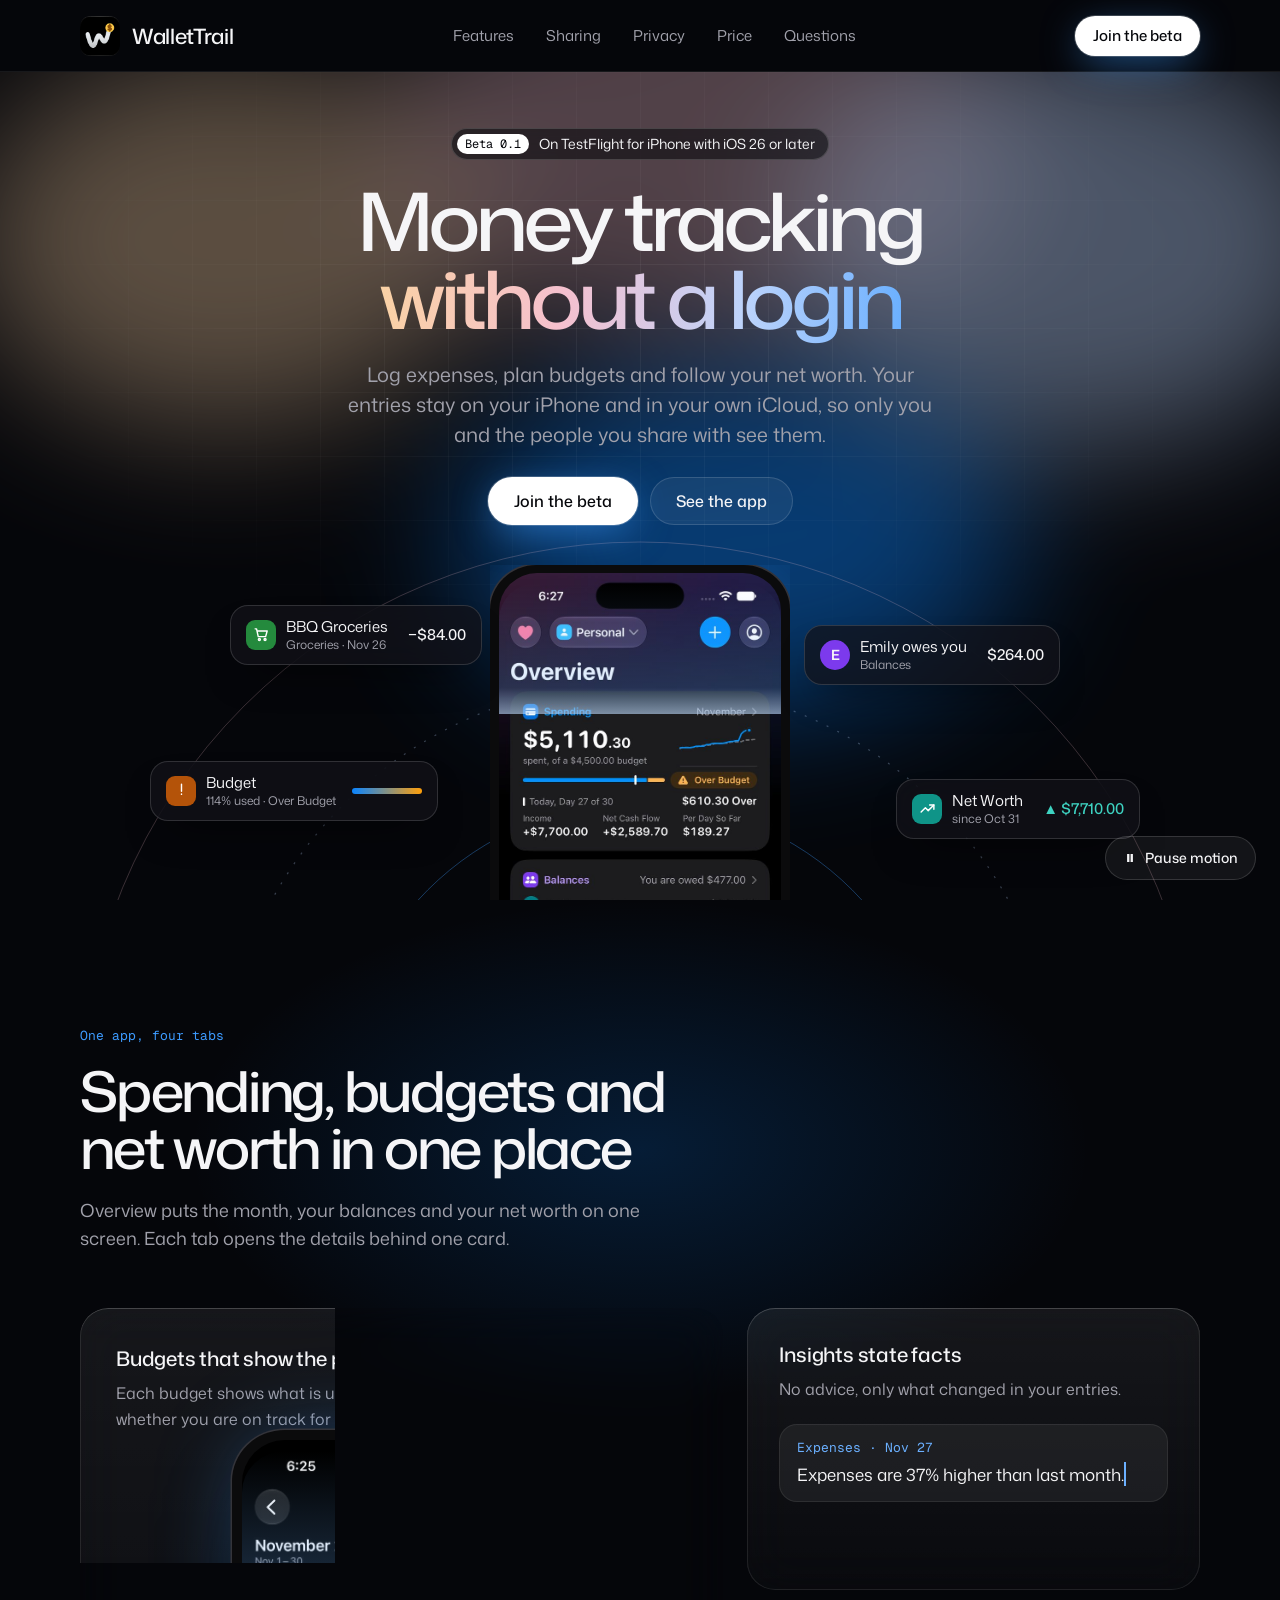
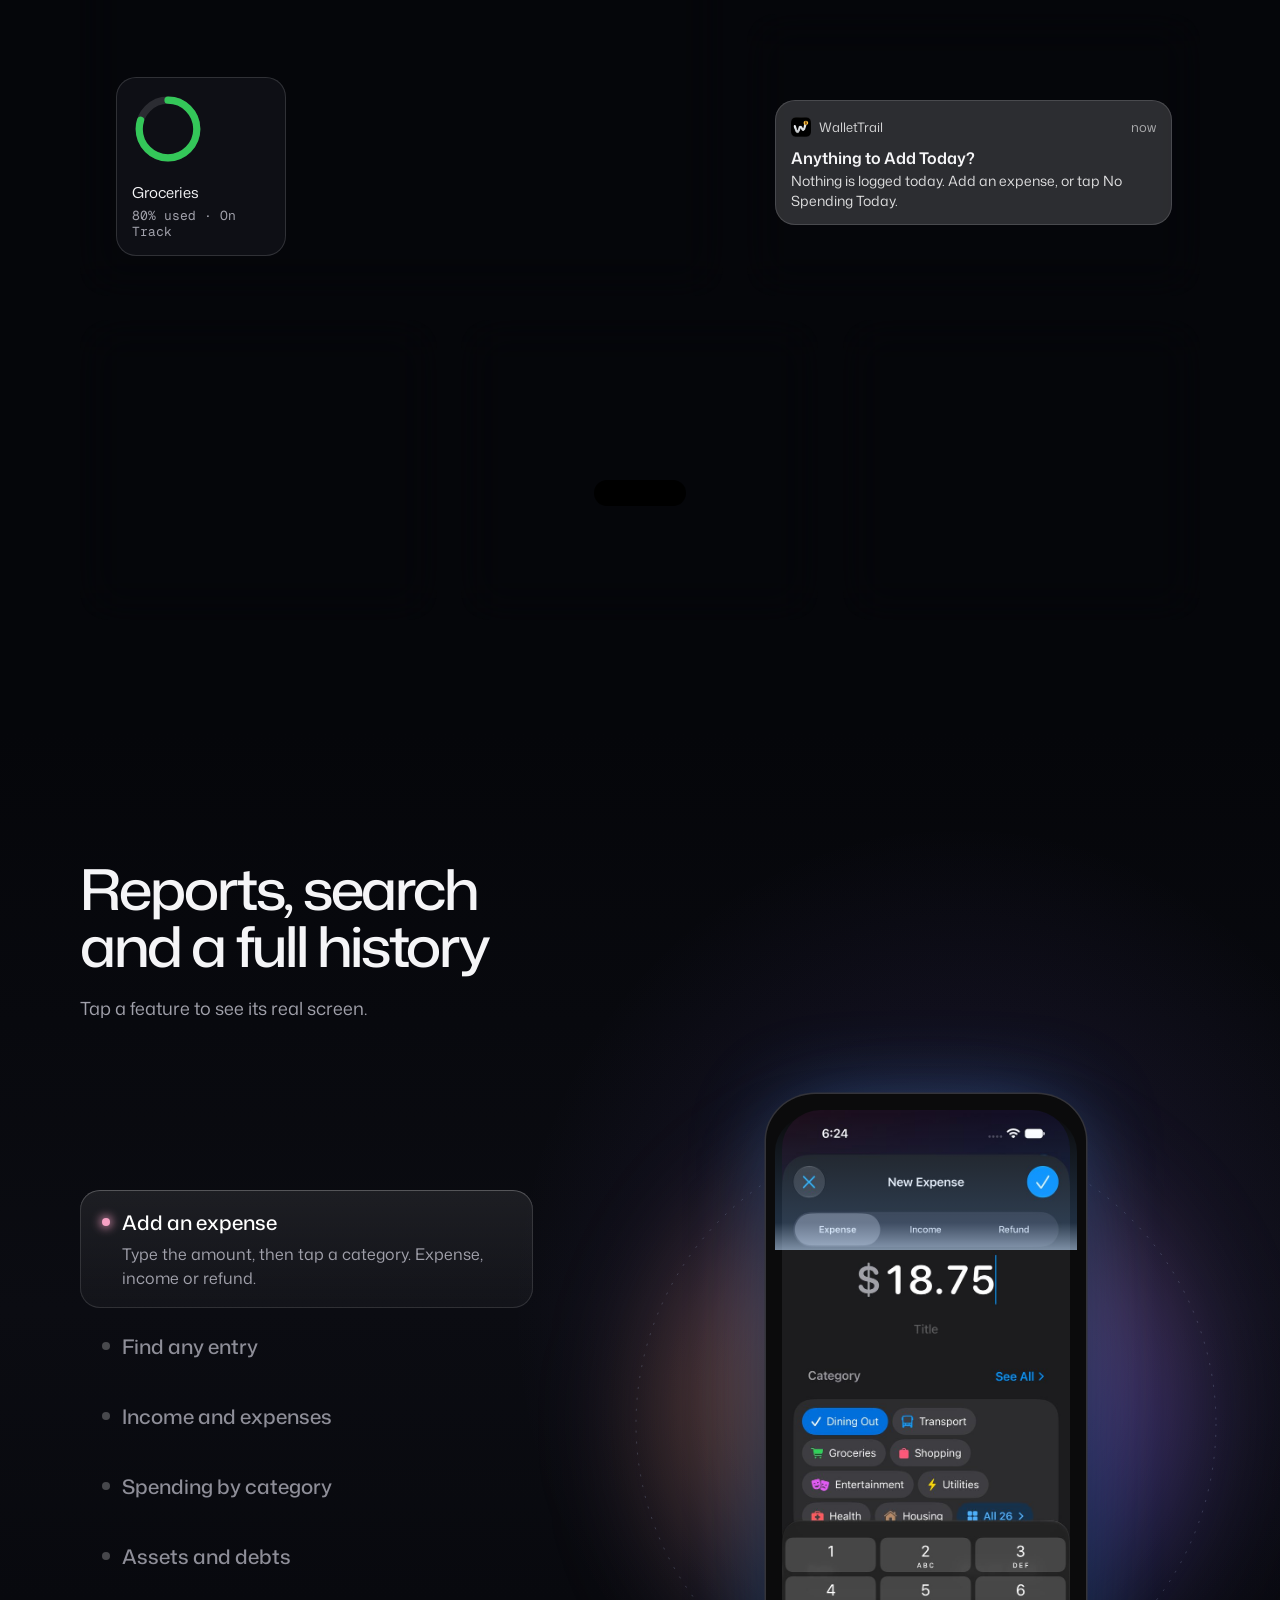
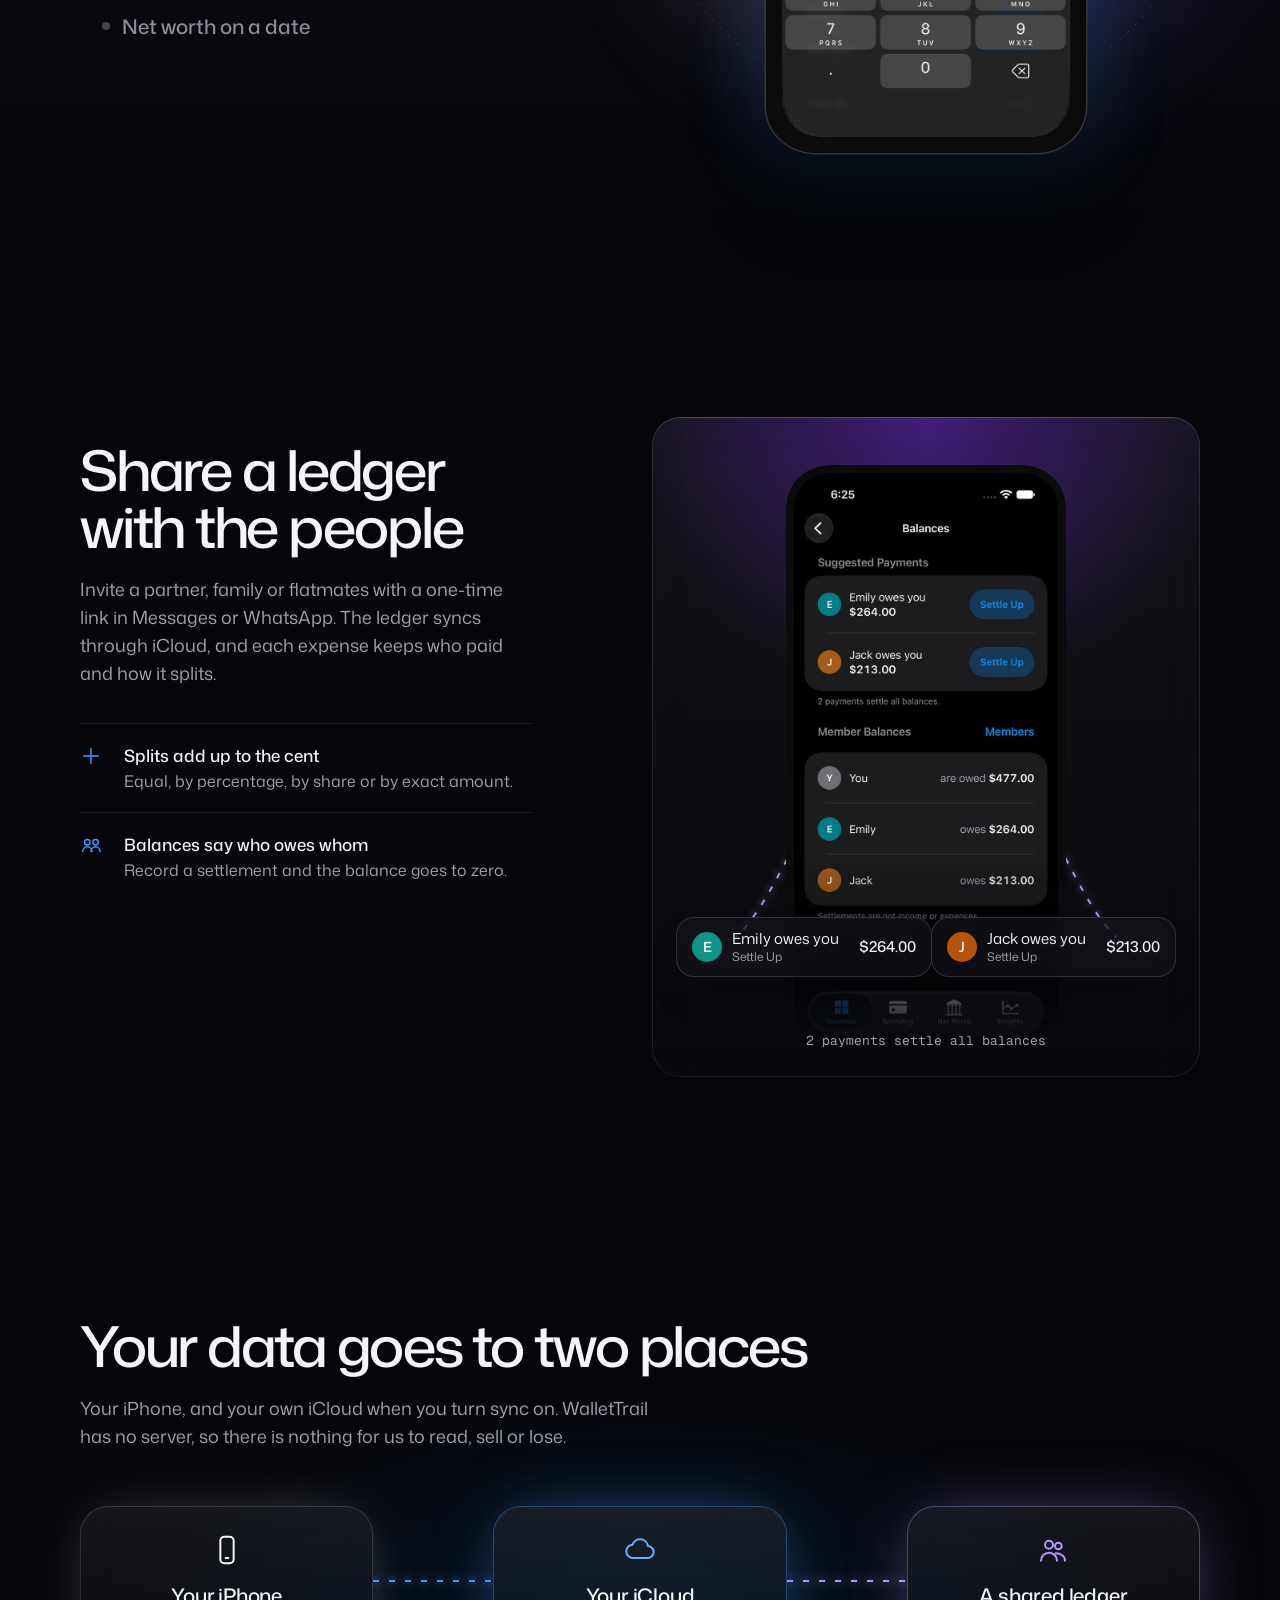
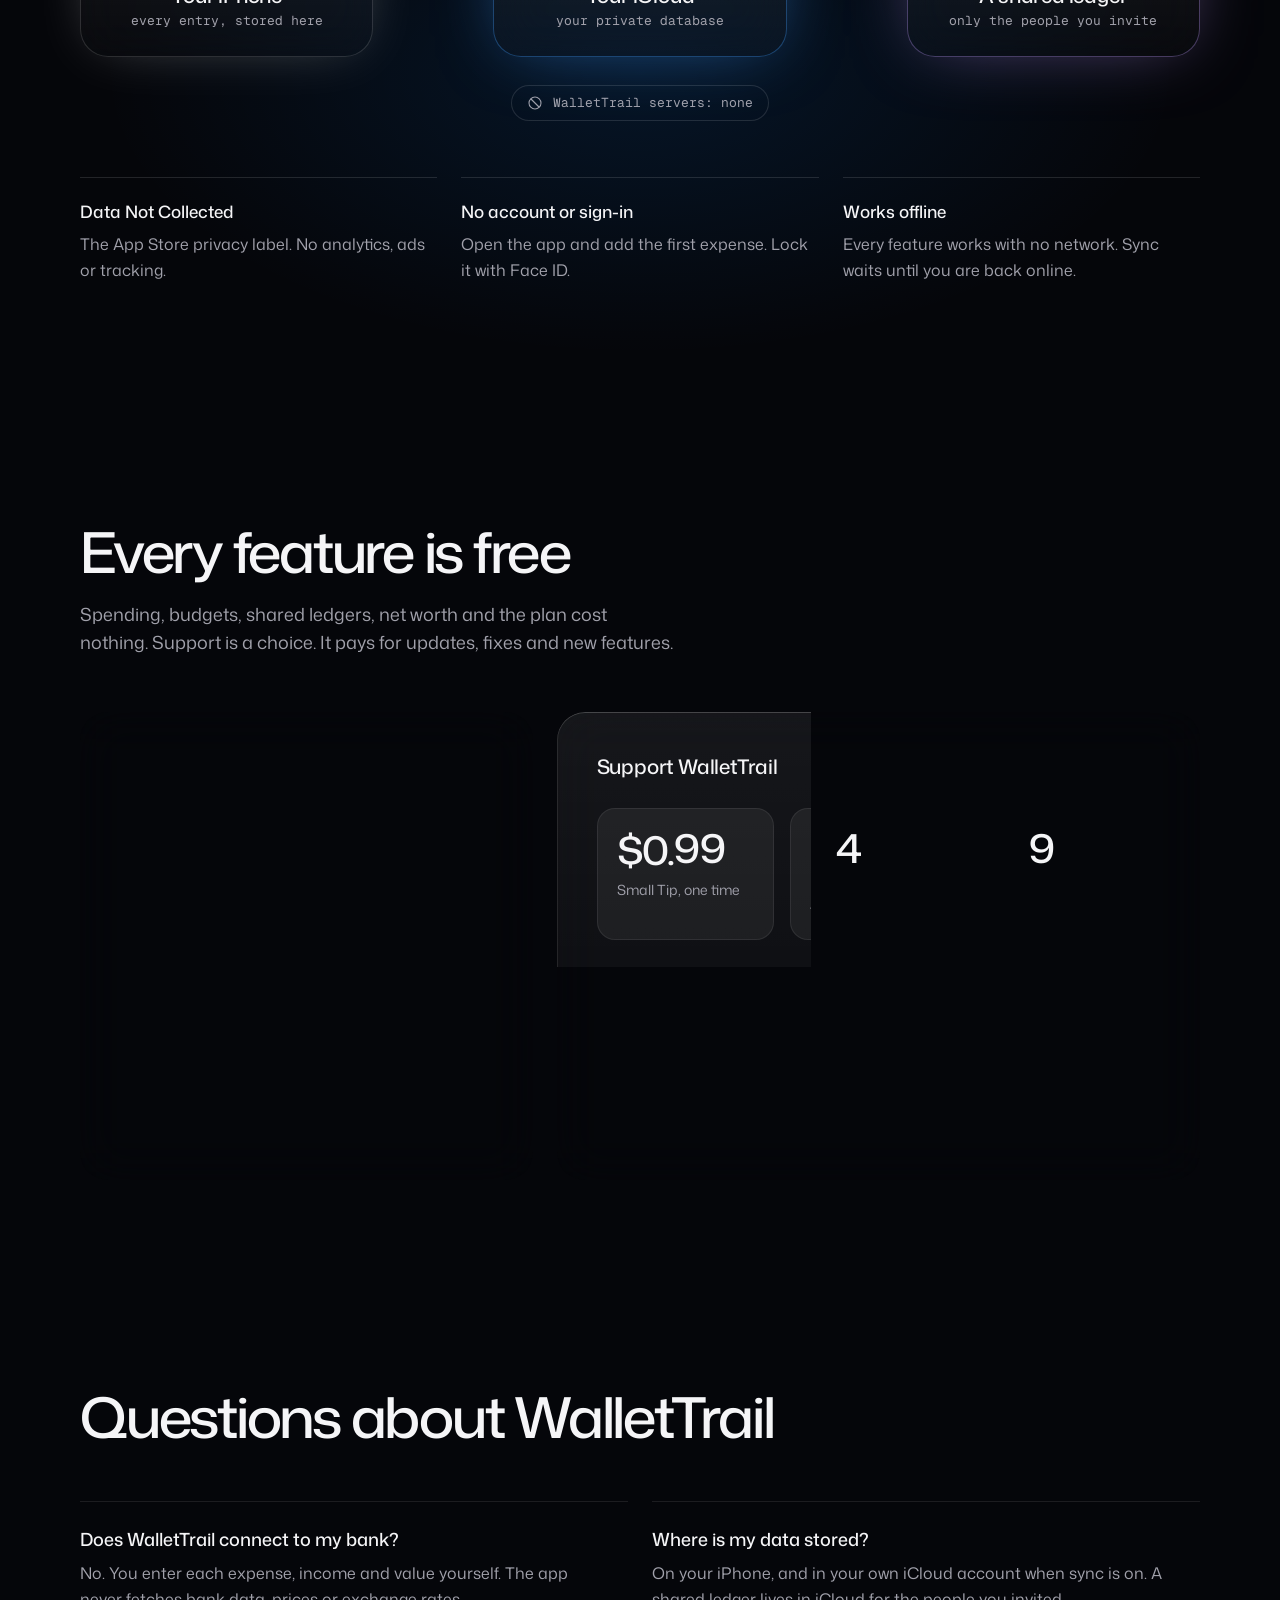
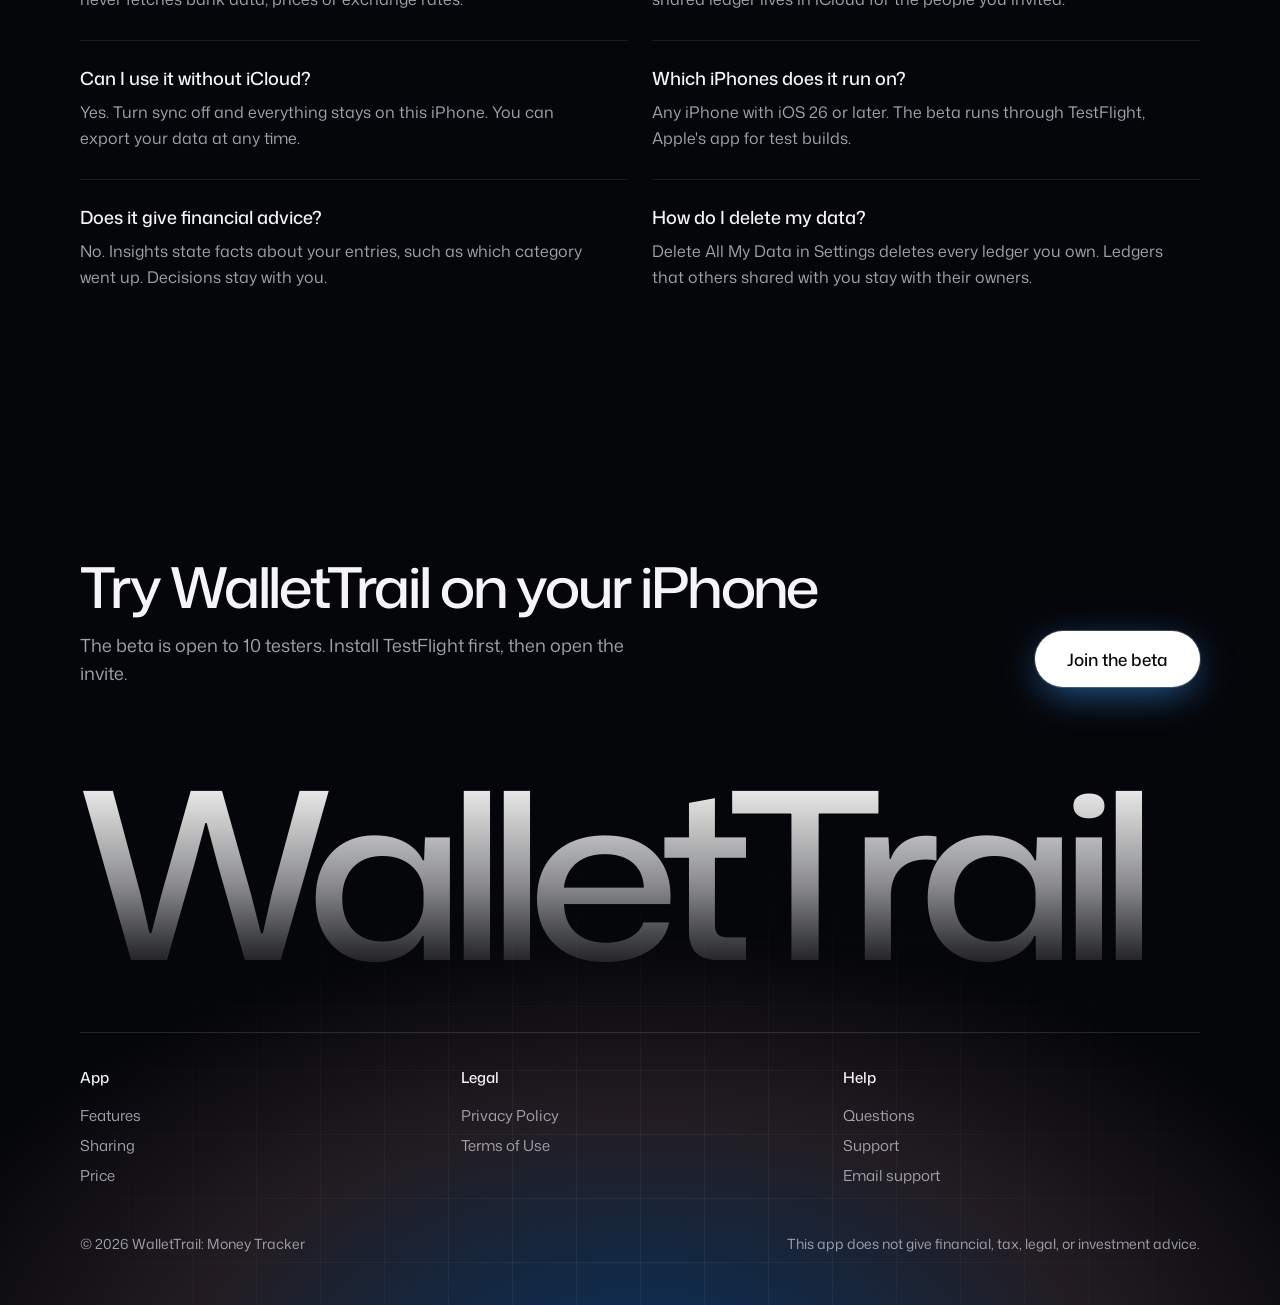
<file: index.html>
<!doctype html>
<html lang="en">
  <head>
    <meta charset="utf-8" />
    <meta name="viewport" content="width=device-width, initial-scale=1" />
    <meta name="color-scheme" content="dark" />
    <meta name="theme-color" content="#05060a" />
    <meta name="referrer" content="no-referrer" />
    <meta name="description" content="A private iPhone app for expenses, budgets, and net worth. No server, no login, no bank links." />
    <link rel="apple-touch-icon" href="./apple-touch-icon.png" />
    <title>WalletTrail — Private Money Tracker for iPhone</title>
    <script type="module" crossorigin src="./assets/index-D33zTToD.js"></script>
    <link rel="stylesheet" crossorigin href="./assets/index-jFEwWYiS.css">
  </head>
  <body>
    <div id="root"><link rel="preload" as="image" href="icon-light.png"/><link rel="preload" as="image" href="shots/overview.jpg"/><div class="lp"><header class="top"><div class="wrap"><a class="top-brand" href="#top"><img src="icon-light.png" alt="" width="40" height="40"/><span>WalletTrail</span></a><nav class="nav-links" aria-label="Page"><a href="#features">Features</a><a href="#sharing">Sharing</a><a href="#privacy">Privacy</a><a href="#price">Price</a><a href="#faq">Questions</a></nav><a class="btn btn-main btn-small" href="https://testflight.apple.com/join/e3UtbaZE">Join the beta</a></div></header><main id="top"><section class="hero"><div class="aurora" aria-hidden="true"><i class="a1"></i><i class="a2"></i><i class="a3"></i><i class="a4"></i></div><div class="gridlines" aria-hidden="true"></div><svg class="orbits" viewBox="0 0 1200 1200" aria-hidden="true"><g class="spin"><circle cx="600" cy="600" r="420" fill="none" stroke="rgba(188,211,251,.28)" stroke-width="1.2" stroke-dasharray="2 10"></circle><circle cx="600" cy="180" r="5" fill="#bcd3fb"></circle></g><g class="spin-r"><circle cx="600" cy="600" r="560" fill="none" stroke="rgba(245,192,206,.22)" stroke-width="1"></circle><circle cx="40" cy="600" r="4" fill="#f5c0ce"></circle></g><circle cx="600" cy="600" r="300" fill="none" stroke="rgba(61,155,255,.35)" stroke-width="1"></circle></svg><div class="wrap hero-top"><a class="pill rise" href="#price"><span class="mono">Beta 0.1</span><span class="pill-long">On TestFlight for iPhone with iOS 26 or later</span><span class="pill-short">TestFlight · iOS 26 or later</span></a><h1 class="h1 rise d1">Money tracking <span class="grad">without a login</span></h1><p class="lead rise d2">Log expenses, plan budgets and follow your net worth. Your entries stay on your iPhone and in your own iCloud, so only you and the people you share with see them.</p><div class="hero-btns rise d3"><a class="btn btn-main" href="https://testflight.apple.com/join/e3UtbaZE">Join the beta</a><a class="btn btn-glass" href="#features">See the app</a></div></div><div class="wrap hero-stage"><div class="hero-phone fade-b"><div class="phone"><img src="shots/overview.jpg" alt="WalletTrail Overview in dark mode: November spending of $5,110.30 with a trend line, balances with two people, and net worth of $309,200" width="660" height="1435"/><div class="scan" aria-hidden="true"></div></div></div><div class="chip tab-hide chip-g" aria-hidden="true"><span class="sq" style="background:#248a3d"><svg viewBox="0 0 24 24" fill="none" stroke="#fff" stroke-width="2" stroke-linecap="round" stroke-linejoin="round"><path d="M3 4h2l2.4 11h10.4L20 7H6.2"></path><circle cx="9" cy="19" r="1.4"></circle><circle cx="17" cy="19" r="1.4"></circle></svg></span><span>BBQ Groceries<small>Groceries · Nov 26</small></span><b>−$84.00</b></div><div class="chip hide-m chip-b" aria-hidden="true"><span class="sq" style="background:#b45309"><svg viewBox="0 0 24 24" fill="none" stroke="#fff" stroke-width="2" stroke-linecap="round"><path d="M12 3v10M12 17v.5"></path></svg></span><span>Budget<small>114% used · Over Budget</small></span><span class="bar-mini"><span class="fill"></span></span></div><div class="chip tab-hide chip-e" aria-hidden="true"><span class="sq round" style="background:#7c3aed">E</span><span>Emily owes you<small>Balances</small></span><b>$264.00</b></div><div class="chip hide-m chip-n" aria-hidden="true"><span class="sq" style="background:#0f9488"><svg viewBox="0 0 24 24" fill="none" stroke="#fff" stroke-width="2" stroke-linecap="round" stroke-linejoin="round"><path d="M3 17l6-6 4 4 8-8"></path><path d="M15 7h6v6"></path></svg></span><span>Net Worth<small>since Oct 31</small></span><b style="color:#3ed3c2">▲ $7,710.00</b></div></div><div class="motion"><button class="ctl" type="button" aria-pressed="false" aria-label="Pause motion"><svg viewBox="0 0 24 24" fill="currentColor" aria-hidden="true"><path d="M7 5h4v14H7zM13 5h4v14h-4z"></path></svg><span class="ctl-label">Pause motion</span></button></div></section><section id="features" class="sec"><div class="sec-glow" aria-hidden="true"></div><div class="wrap"><p class="mono eyebrow">One app, four tabs</p><h2 class="h2" style="max-width:18ch">Spending, budgets and net worth in one place</h2><p class="intro">Overview puts the month, your balances and your net worth on one screen. Each tab opens the details behind one card.</p><div class="grid bento"><div class="glass b-budget"><h3 class="h3">Budgets that show the pace</h3><p>Each budget shows what is used, what is left and whether you are on track for the month.</p><div class="bb-phone"><div class="phone"><img src="shots/budgets.jpg" alt="Budgets screen in dark mode with Groceries, Dining Out and Transport, each with the amount used and left" width="660" height="1435" loading="lazy"/><div class="scan" aria-hidden="true"></div></div></div><div class="ring-card hide-m"><svg viewBox="0 0 100 100" role="img" aria-label="Groceries budget ring at 80 percent"><circle cx="50" cy="50" r="40" fill="none" stroke="rgba(255,255,255,.12)" stroke-width="10"></circle><circle class="ring" cx="50" cy="50" r="40" fill="none" stroke="#34c759" stroke-width="10" stroke-linecap="round" pathLength="100" stroke-dasharray="80 100" transform="rotate(-90 50 50)"></circle></svg><div style="font-size:15px;margin-top:8px">Groceries</div><div class="mono dim" style="margin-top:2px">80% used · On Track</div></div></div><div class="glass b-insight"><h3 class="h3">Insights state facts</h3><p>No advice, only what changed in your entries.</p><div class="inset"><div class="mono">Expenses · Nov 27</div><div><span class="type">Expenses are 37% higher than last month.</span></div></div></div><div class="glass b-checkin"><div class="clock-row"><span class="clock">9:00</span><span class="mono" style="color:rgba(255,255,255,.7)">Daily Check-In</span></div><div class="note drop"><div class="note-head"><img src="icon-light.png" alt="" width="20" height="20"/><span>WalletTrail</span><span>now</span></div><div class="note-title">Anything to Add Today?</div><div class="note-body">Nothing is logged today. Add an expense, or tap No Spending Today.</div></div><p class="mono glass-foot">Only on days with no entry. No amounts.</p></div><div class="glass b-small b-nw"><h3 class="h3">Net worth over time</h3><p>Every value you enter has a date.</p><svg viewBox="0 0 360 120" height="120" role="img" aria-label="A rising line of monthly net worth values"><defs><linearGradient id="nwg" x1="0" y1="0" x2="0" y2="1"><stop offset="0" stop-color="#3ed3c2" stop-opacity=".4"></stop><stop offset="1" stop-color="#3ed3c2" stop-opacity="0"></stop></linearGradient></defs><path d="M0 100 L50 92 L100 95 L150 74 L200 68 L250 50 L300 36 L356 18 L356 120 L0 120 Z" fill="url(#nwg)"></path><path class="draw" d="M0 100 L50 92 L100 95 L150 74 L200 68 L250 50 L300 36 L356 18" fill="none" stroke="#3ed3c2" stroke-width="2.5" stroke-linejoin="round" stroke-linecap="round" style="filter:drop-shadow(0 0 6px rgba(62,211,194,.9))"></path><circle class="glow-dot" cx="356" cy="18" r="6" fill="#ffffff"></circle></svg></div><div class="glass b-small b-siri"><h3 class="h3">Adds expenses with Siri</h3><p>Siri asks the amount and what it was for, then shows the entry with Undo.</p><div class="siri" role="img" aria-label="Siri in the Dynamic Island: Add an expense in WalletTrail. How much did you spend? 18.75. Done. Lunch, $18.75, with Undo."><div class="isl"></div><div class="sp"><div class="s1">“Add an expense in WalletTrail”</div><div class="s2">How much did you spend? <span>18.75</span></div><div class="s3"><img src="icon-light.png" alt="" width="18" height="18"/><span>Done. Lunch · $18.75</span><span>Undo</span></div></div></div></div><div class="glass b-small b-fi"><h3 class="h3">Plans for financial independence</h3><p>Enter what you spend and save. See the year your invested assets could cover your costs.</p><svg viewBox="0 0 360 80" height="80" role="img" aria-label="A line that rises until it meets a flat goal line"><path d="M0 18 H360" stroke="rgba(255,255,255,.35)" stroke-width="1.5" stroke-dasharray="4 6"></path><path class="draw" d="M0 76 C110 72 200 56 270 18" fill="none" stroke="#3d9bff" stroke-width="2.5" stroke-linecap="round" style="filter:drop-shadow(0 0 6px rgba(61,155,255,.9))"></path><circle class="glow-dot" cx="270" cy="18" r="6" fill="#ffffff"></circle></svg></div></div></div></section><section id="more" class="sec tour"><div class="wrap"><h2 class="h2" style="max-width:18ch">Reports, search and a full history</h2><p class="intro">Tap a feature to see its real screen.</p><div class="grid tour-grid"><div class="tablist" role="tablist" aria-label="More WalletTrail features"><button type="button" role="tab" id="tab-newexpense" aria-controls="tour-screen" aria-selected="true" class="tab on"><span class="tab-title"><span class="tab-dot" aria-hidden="true"></span>Add an expense</span><span class="tab-line">Type the amount, then tap a category. Expense, income or refund.</span></button><button type="button" role="tab" id="tab-transactions" aria-controls="tour-screen" aria-selected="false" class="tab"><span class="tab-title"><span class="tab-dot" aria-hidden="true"></span>Find any entry</span><span class="tab-line">Search every transaction by title, grouped by day.</span></button><button type="button" role="tab" id="tab-reports" aria-controls="tour-screen" aria-selected="false" class="tab"><span class="tab-title"><span class="tab-dot" aria-hidden="true"></span>Income and expenses</span><span class="tab-line">Each month since your first entry, with net cash flow for each one.</span></button><button type="button" role="tab" id="tab-bycat" aria-controls="tour-screen" aria-selected="false" class="tab"><span class="tab-title"><span class="tab-dot" aria-hidden="true"></span>Spending by category</span><span class="tab-line">See which categories took the most this month.</span></button><button type="button" role="tab" id="tab-holdings" aria-controls="tour-screen" aria-selected="false" class="tab"><span class="tab-title"><span class="tab-dot" aria-hidden="true"></span>Assets and debts</span><span class="tab-line">Cash, investments, retirement, property and loans in one list.</span></button><button type="button" role="tab" id="tab-history" aria-controls="tour-screen" aria-selected="false" class="tab"><span class="tab-title"><span class="tab-dot" aria-hidden="true"></span>Net worth on a date</span><span class="tab-line">Pick any date to see your net worth on that day.</span></button></div><p class="tour-line" aria-live="polite">Type the amount, then tap a category. Expense, income or refund.</p><div class="tour-stage" id="tour-screen" role="tabpanel" aria-labelledby="tab-newexpense"><div class="tour-glow spin" aria-hidden="true"></div><svg class="tour-ring" viewBox="0 0 600 600" aria-hidden="true"><g class="spin-r"><circle cx="300" cy="300" r="290" fill="none" stroke="rgba(188,211,251,.2)" stroke-width="1" stroke-dasharray="2 9"></circle><circle cx="300" cy="10" r="4" fill="#bcd3fb"></circle></g></svg><div class="phone tour-phone"><div class="stack"><img src="shots/newexpense.jpg" alt="New Expense in dark mode: $18.75 with category chips and the keypad" aria-hidden="false" class="on" width="660" height="1435" loading="lazy"/><img src="shots/transactions.jpg" alt="" aria-hidden="true" class="" width="660" height="1435" loading="lazy"/><img src="shots/reports.jpg" alt="" aria-hidden="true" class="" width="660" height="1435" loading="lazy"/><img src="shots/bycat.jpg" alt="" aria-hidden="true" class="" width="660" height="1435" loading="lazy"/><img src="shots/holdings.jpg" alt="" aria-hidden="true" class="" width="660" height="1435" loading="lazy"/><img src="shots/history.jpg" alt="" aria-hidden="true" class="" width="660" height="1435" loading="lazy"/></div><div class="scan" aria-hidden="true"></div></div></div></div></div></section><section id="sharing" class="sec"><div class="wrap grid" style="align-items:start"><div class="share-text"><h2 class="h2">Share a ledger with the people</h2><p class="intro">Invite a partner, family or flatmates with a one-time link in Messages or WhatsApp. The ledger syncs through iCloud, and each expense keeps who paid and how it splits.</p><ul class="rows"><li><svg viewBox="0 0 24 24" fill="none" stroke="currentColor" stroke-width="1.6" stroke-linecap="round" stroke-linejoin="round" aria-hidden="true"><path d="M4 12h16M12 4v16"></path></svg><div><strong>Splits add up to the cent</strong><span>Equal, by percentage, by share or by exact amount.</span></div></li><li><svg viewBox="0 0 24 24" fill="none" stroke="currentColor" stroke-width="1.6" stroke-linecap="round" stroke-linejoin="round" aria-hidden="true"><circle cx="8" cy="9" r="3"></circle><circle cx="17" cy="9" r="3"></circle><path d="M3 19c0-2.8 2.2-5 5-5s5 2.2 5 5M12 19c0-2.8 2.2-5 5-5s5 2.2 5 5"></path></svg><div><strong>Balances say who owes whom</strong><span>Record a settlement and the balance goes to zero.</span></div></li></ul></div><div class="glass share-stage"><svg class="share-lines" viewBox="0 0 628 660" preserveAspectRatio="none" aria-hidden="true"><path class="pulse" d="M314 300 C200 300 160 470 96 520" fill="none" stroke="#b794f6" stroke-width="2"></path><path class="pulse" d="M314 300 C430 300 470 470 532 520" fill="none" stroke="#b794f6" stroke-width="2" style="animation-delay:-.8s"></path></svg><div class="share-phone"><div class="phone fade-b"><img src="shots/balances.jpg" alt="Balances screen in dark mode: Emily owes you $264.00, Jack owes you $213.00" width="660" height="1435" loading="lazy"/></div></div><div class="chip chip-s1" aria-hidden="true"><span class="sq round" style="background:#0f9488">E</span><span>Emily owes you<small>Settle Up</small></span><b>$264.00</b></div><div class="chip chip-s2" aria-hidden="true"><span class="sq round" style="background:#b45309">J</span><span>Jack owes you<small>Settle Up</small></span><b>$213.00</b></div><div class="mono share-note">2 payments settle all balances</div></div></div></section><section id="privacy" class="sec privacy"><div class="wrap"><h2 class="h2" style="max-width:20ch">Your data goes to two places</h2><p class="intro">Your iPhone, and your own iCloud when you turn sync on. WalletTrail has no server, so there is nothing for us to read, sell or lose.</p><div class="diagram"><div class="glass node node-1"><svg viewBox="0 0 24 24" fill="none" stroke="#f5f5f7" stroke-width="1.5" stroke-linecap="round" stroke-linejoin="round" aria-hidden="true"><rect x="7" y="2" width="10" height="20" rx="3"></rect><path d="M11 18h2"></path></svg><div class="h3">Your iPhone</div><div class="mono">every entry, stored here</div></div><svg class="wire" viewBox="0 0 120 20" preserveAspectRatio="none" aria-hidden="true"><path class="pulse" d="M0 10 H120" stroke="#3d9bff" stroke-width="2" style="filter:drop-shadow(0 0 4px #3d9bff)"></path></svg><div class="glass node node-2"><svg viewBox="0 0 24 24" fill="none" stroke="#6bb0ff" stroke-width="1.5" stroke-linecap="round" stroke-linejoin="round" aria-hidden="true"><path d="M7 18a5 5 0 01-.6-10A6 6 0 0118 9a4.5 4.5 0 01-.5 9z"></path></svg><div class="h3">Your iCloud</div><div class="mono">your private database</div></div><svg class="wire" viewBox="0 0 120 20" preserveAspectRatio="none" aria-hidden="true"><path class="pulse" d="M0 10 H120" stroke="#b794f6" stroke-width="2" style="filter:drop-shadow(0 0 4px #b794f6);animation-delay:-.8s"></path></svg><div class="glass node node-3"><svg viewBox="0 0 24 24" fill="none" stroke="#b794f6" stroke-width="1.5" stroke-linecap="round" stroke-linejoin="round" aria-hidden="true"><circle cx="9" cy="8" r="3"></circle><circle cx="16" cy="9" r="2.5"></circle><path d="M3 20c0-3.3 2.7-6 6-6s6 2.7 6 6M14 14.5c3 0 7 1.5 7 5.5"></path></svg><div class="h3">A shared ledger</div><div class="mono">only the people you invite</div></div></div><div class="none-pill"><span class="mono"><svg viewBox="0 0 24 24" fill="none" stroke="currentColor" stroke-width="1.6" stroke-linecap="round" aria-hidden="true"><circle cx="12" cy="12" r="9"></circle><path d="M6 6l12 12"></path></svg>WalletTrail servers: none</span></div><div class="grid facts"><div><strong>Data Not Collected</strong><p>The App Store privacy label. No analytics, ads or tracking.</p></div><div><strong>No account or sign-in</strong><p>Open the app and add the first expense. Lock it with Face ID.</p></div><div><strong>Works offline</strong><p>Every feature works with no network. Sync waits until you are back online.</p></div></div></div></section><section id="price" class="sec"><div class="wrap"><h2 class="h2">Every feature is free</h2><p class="intro">Spending, budgets, shared ledgers, net worth and the plan cost nothing. Support is a choice. It pays for updates, fixes and new features.</p><div class="grid price-grid"><div class="glass p-free"><h3 class="h3">WalletTrail</h3><div class="big">$0</div><p>The whole app, with no limit on ledgers, entries or people.</p><ul><li><span aria-hidden="true">—</span>Spending, budgets and recurring items</li><li><span aria-hidden="true">—</span>Shared ledgers through iCloud</li><li><span aria-hidden="true">—</span>Net worth and the independence plan</li></ul></div><div class="glass p-support"><h3 class="h3">Support WalletTrail</h3><div class="tips"><div class="inset"><div class="tipn"><span class="sr">$0.99</span><span aria-hidden="true">$0.<span class="roll" aria-hidden="true"><i><b>9</b><b>2</b><b>4</b><b>7</b><b>9</b></i></span><span class="roll" aria-hidden="true"><i><b>9</b><b>5</b><b>1</b><b>6</b><b>8</b><b>9</b></i></span></span></div><small>Small Tip, one time</small></div><div class="inset"><div class="tipn"><span class="sr">$4.99</span><span aria-hidden="true">$<span class="roll" aria-hidden="true"><i><b>4</b><b>1</b><b>8</b><b>4</b></i></span>.99</span></div><small>Medium Tip, one time</small></div><div class="inset"><div class="tipn"><span class="sr">$9.99</span><span aria-hidden="true">$<span class="roll" aria-hidden="true"><i><b>9</b><b>3</b><b>6</b><b>0</b><b>9</b></i></span>.99</span></div><small>Large Tip, one time</small></div></div><p class="plans">Or $0.99 a month, or $9.99 a year.</p><p>Monthly and yearly supporters can pick one of four extra app icons. Every feature stays free either way.</p><div class="alt-icons" aria-hidden="true"><img src="icons/supporter-gold.png" alt="" width="60" height="60" loading="lazy"/><img src="icons/supporter-white.png" alt="" width="60" height="60" loading="lazy"/><img src="icons/supporter-blue.png" alt="" width="60" height="60" loading="lazy"/><img src="icons/supporter-pink.png" alt="" width="60" height="60" loading="lazy"/></div></div></div></div></section><section id="faq" class="sec" style="padding-top:96px"><div class="wrap"><h2 class="h2">Questions about WalletTrail</h2><div class="faq"><div><h3>Does WalletTrail connect to my bank?</h3><p>No. You enter each expense, income and value yourself. The app never fetches bank data, prices or exchange rates.</p></div><div><h3>Where is my data stored?</h3><p>On your iPhone, and in your own iCloud account when sync is on. A shared ledger lives in iCloud for the people you invited.</p></div><div><h3>Can I use it without iCloud?</h3><p>Yes. Turn sync off and everything stays on this iPhone. You can export your data at any time.</p></div><div><h3>Which iPhones does it run on?</h3><p>Any iPhone with iOS 26 or later. The beta runs through TestFlight, Apple&#x27;s app for test builds.</p></div><div><h3>Does it give financial advice?</h3><p>No. Insights state facts about your entries, such as which category went up. Decisions stay with you.</p></div><div><h3>How do I delete my data?</h3><p>Delete All My Data in Settings deletes every ledger you own. Ledgers that others shared with you stay with their owners.</p></div></div></div></section></main><footer id="contact" class="close"><div class="gridlines" aria-hidden="true"></div><div class="wrap"><div class="close-head"><div><h2 class="h2">Try WalletTrail on your iPhone</h2><p class="intro">The beta is open to 10 testers. Install TestFlight first, then open the invite.</p></div><a class="btn btn-main btn-big" href="https://testflight.apple.com/join/e3UtbaZE">Join the beta</a></div><div class="word" aria-hidden="true">WalletTrail</div><nav class="foot-cols" aria-label="Footer"><div><h3>App</h3><a href="#features">Features</a><a href="#sharing">Sharing</a><a href="#price">Price</a></div><div><h3>Legal</h3><a href="privacy/">Privacy Policy</a><a href="terms/">Terms of Use</a></div><div><h3>Help</h3><a href="#faq">Questions</a><a href="support/">Support</a><a href="mailto:wallettrail.support@icloud.com">Email support</a></div></nav><div class="legal-row"><span>© 2026 <!-- -->WalletTrail: Money Tracker</span><span>This app does not give financial, tax, legal, or investment advice.</span></div></div></footer><div class="actionbar" role="region" aria-label="Join the beta"><img src="icon-light.png" alt="" width="40" height="40"/><span><b>WalletTrail</b><small>Free · iOS 26 or later</small></span><a class="btn btn-main" href="https://testflight.apple.com/join/e3UtbaZE">Join the beta</a></div></div></div>
  </body>
</html>
</file>
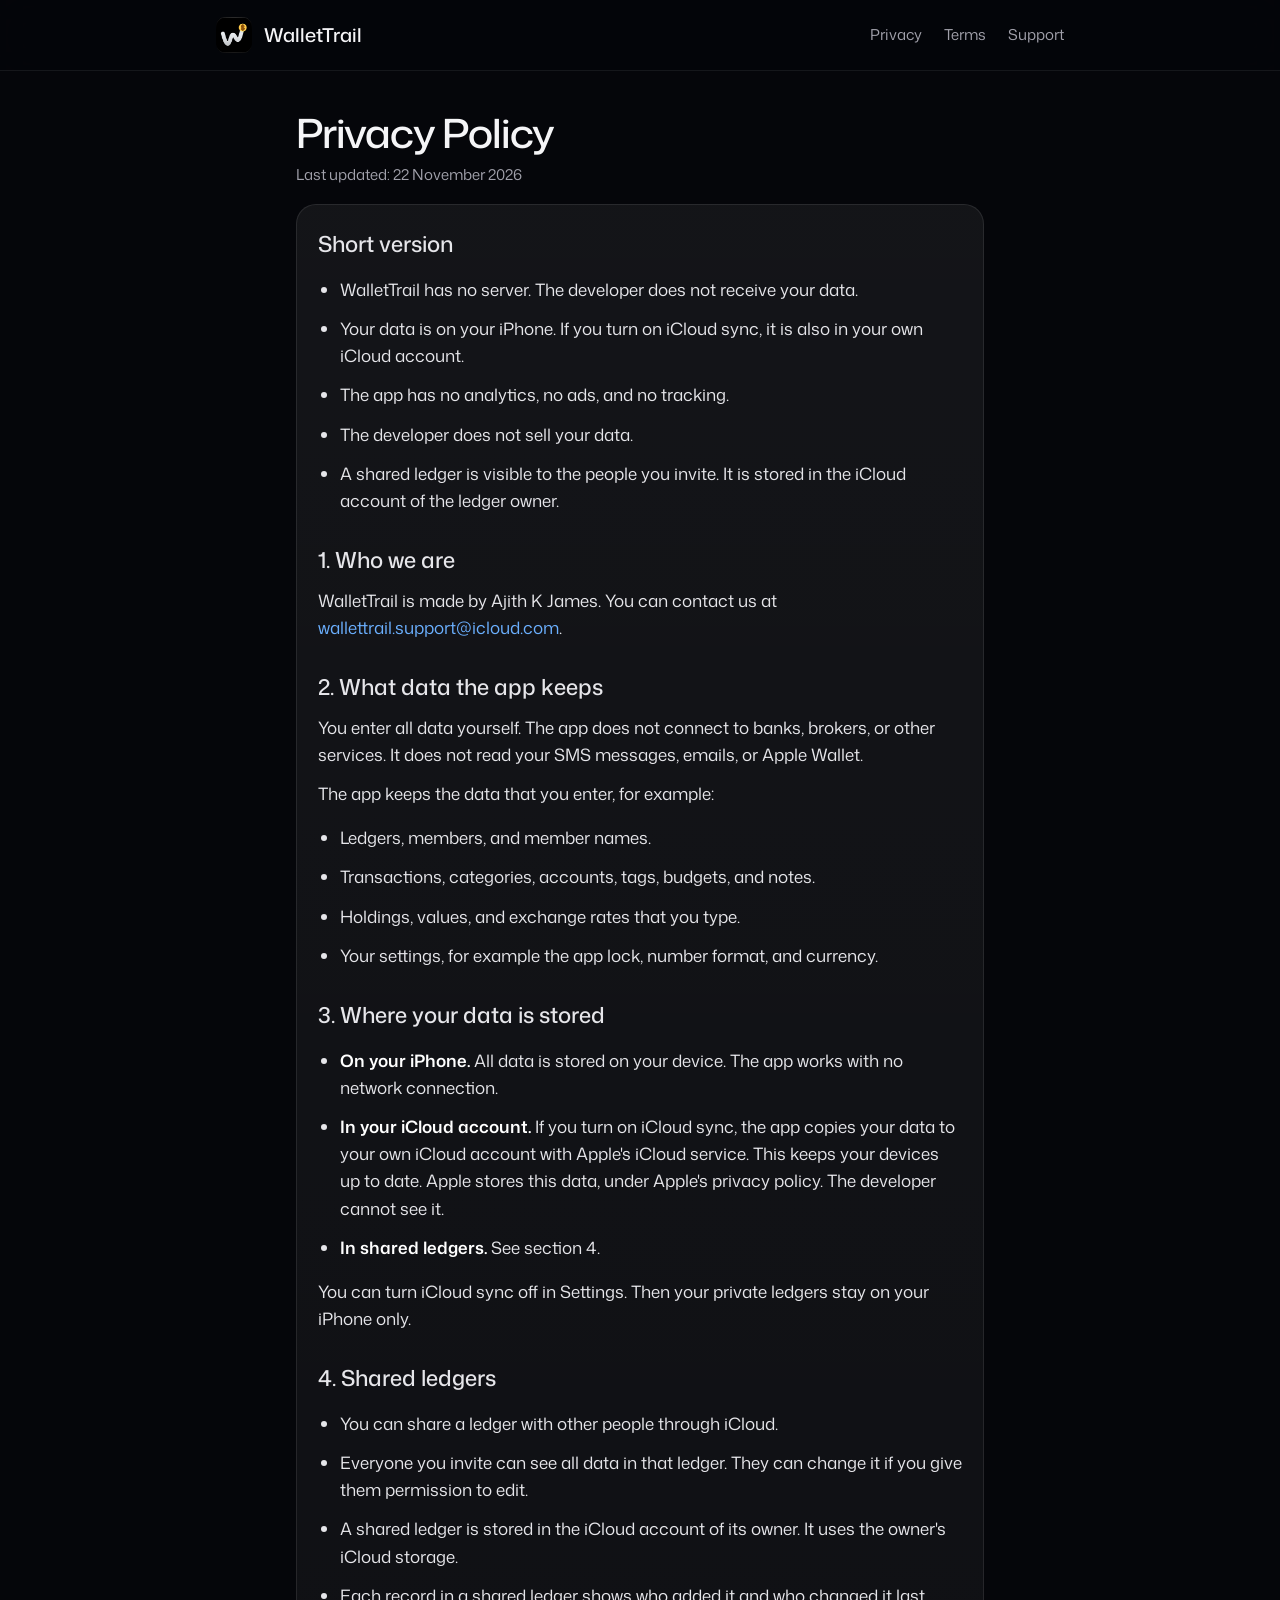
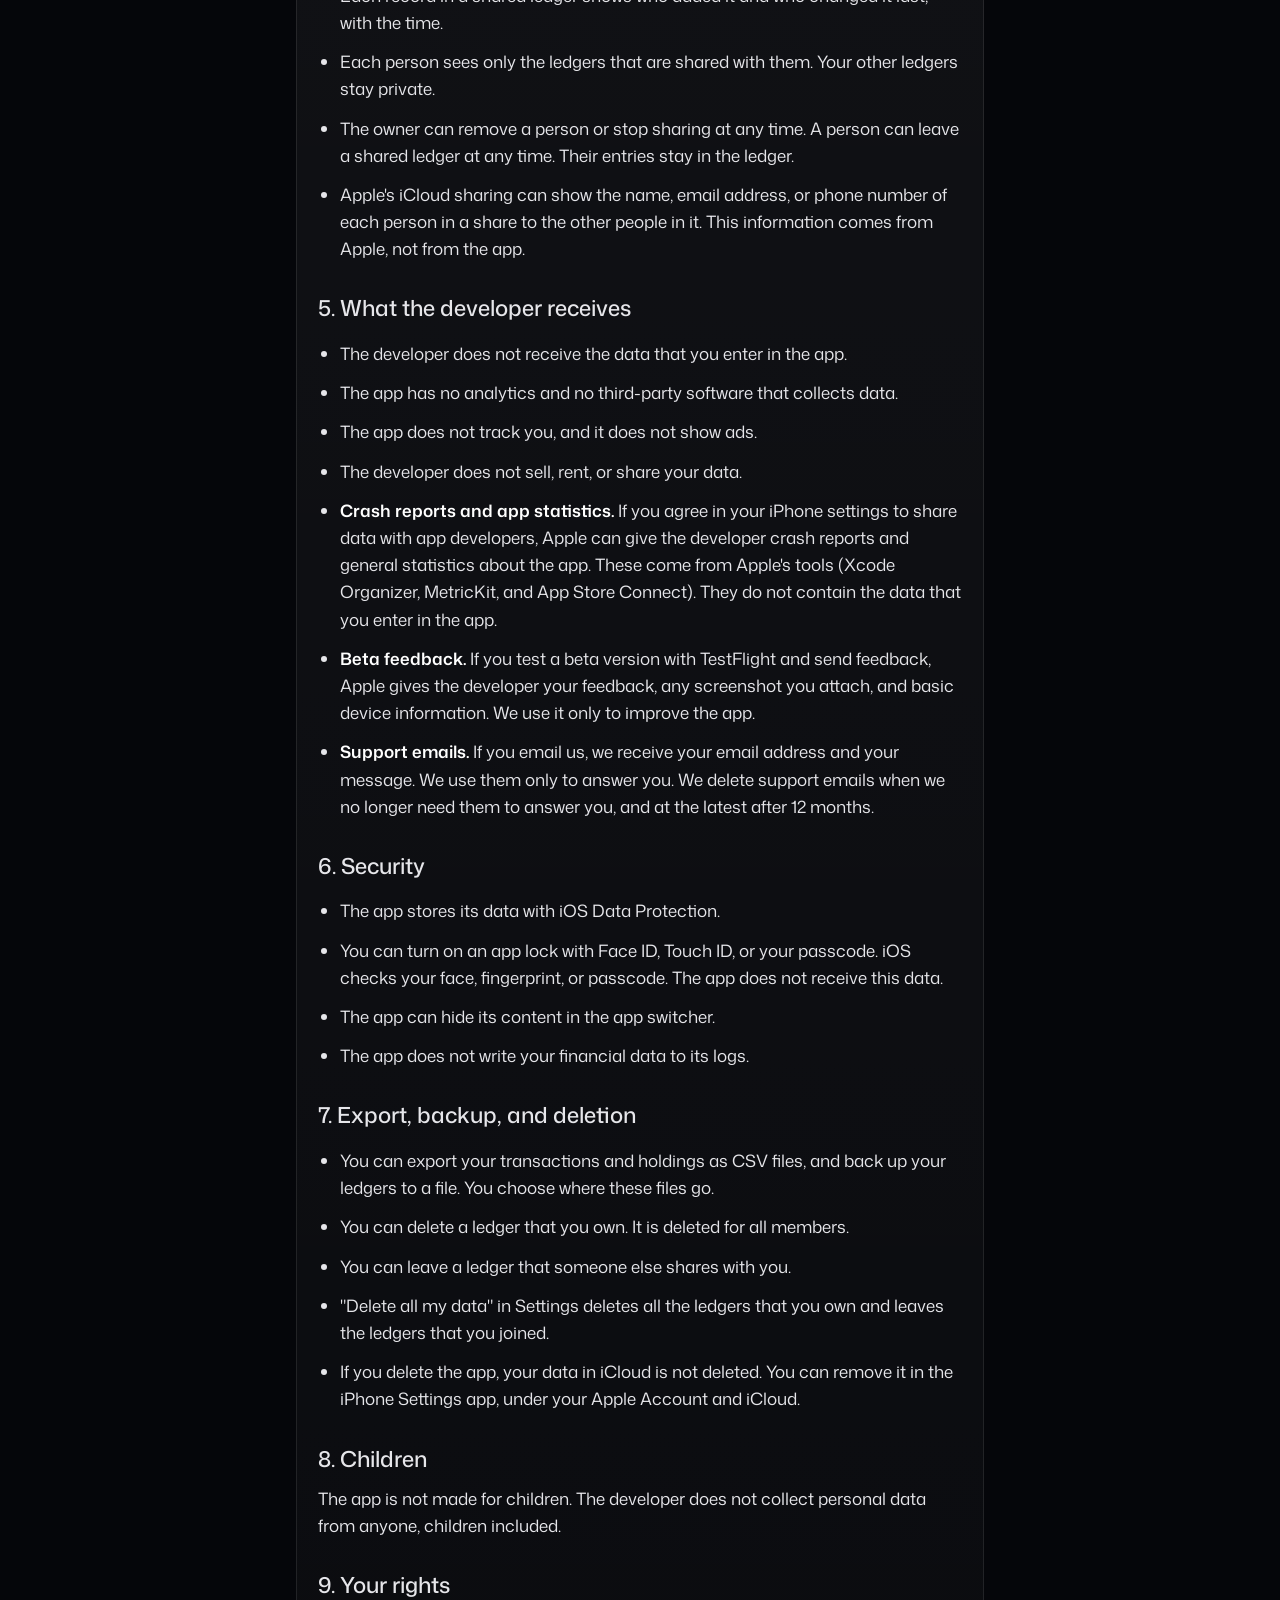
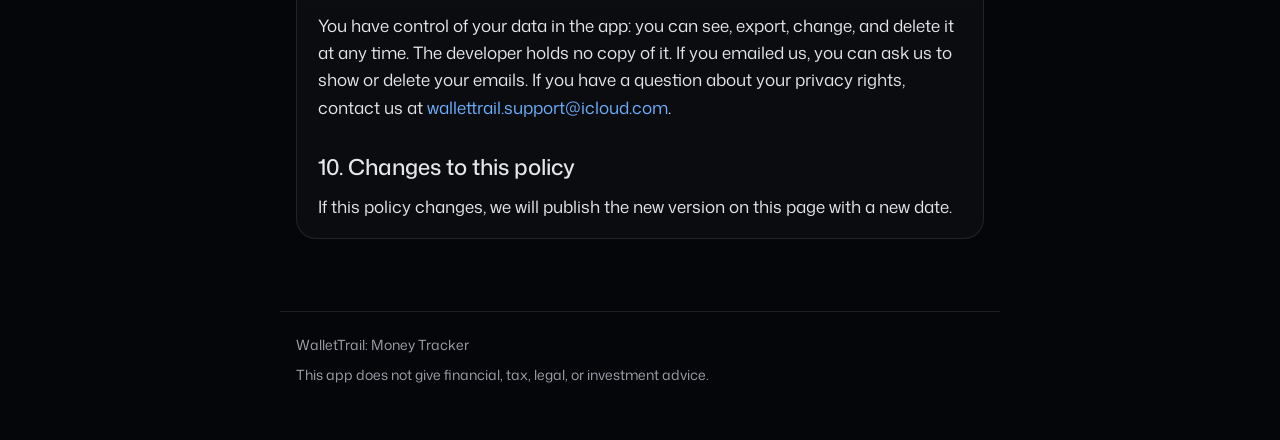
<file: privacy/index.html>
<!doctype html>
<html lang="en">
  <head>
    <meta charset="utf-8" />
    <meta name="viewport" content="width=device-width, initial-scale=1" />
    <meta name="color-scheme" content="dark" />
    <meta name="theme-color" content="#05060a" />
    <meta name="referrer" content="no-referrer" />
    <meta name="description" content="How WalletTrail handles your data: it stays on your iPhone and in your own iCloud." />
    <link rel="apple-touch-icon" href="../apple-touch-icon.png" />
    <title>Privacy Policy — WalletTrail</title>
    <link rel="stylesheet" crossorigin href="../assets/index-jFEwWYiS.css">
  </head>
  <body>
    <div id="root"><link rel="preload" as="image" href="../icon-light.png"/><header class="bar"><nav class="nav" aria-label="Main"><a class="brand" href="../"><img src="../icon-light.png" alt="" width="36" height="36"/><span>WalletTrail</span></a><span class="links"><a href="../privacy/">Privacy</a><a href="../terms/">Terms</a><a href="../support/">Support</a></span></nav></header><main class="main"><h1>Privacy Policy</h1><p class="muted">Last updated: 22 November 2026</p><article class="card prose"><h2>Short version</h2><ul><li>WalletTrail has no server. The developer does not receive your data.</li><li>Your data is on your iPhone. If you turn on iCloud sync, it is also in your own iCloud account.</li><li>The app has no analytics, no ads, and no tracking.</li><li>The developer does not sell your data.</li><li>A shared ledger is visible to the people you invite. It is stored in the iCloud account of the ledger owner.</li></ul><h2>1. Who we are</h2><p>WalletTrail is made by Ajith K James. You can contact us at <a href="mailto:wallettrail.support@icloud.com">wallettrail.support@icloud.com</a>.</p><h2>2. What data the app keeps</h2><p>You enter all data yourself. The app does not connect to banks, brokers, or other services. It does not read your SMS messages, emails, or Apple Wallet.</p><p>The app keeps the data that you enter, for example:</p><ul><li>Ledgers, members, and member names.</li><li>Transactions, categories, accounts, tags, budgets, and notes.</li><li>Holdings, values, and exchange rates that you type.</li><li>Your settings, for example the app lock, number format, and currency.</li></ul><h2>3. Where your data is stored</h2><ul><li><strong>On your iPhone.</strong> All data is stored on your device. The app works with no network connection.</li><li><strong>In your iCloud account.</strong> If you turn on iCloud sync, the app copies your data to your own iCloud account with Apple&#x27;s iCloud service. This keeps your devices up to date. Apple stores this data, under Apple&#x27;s privacy policy. The developer cannot see it.</li><li><strong>In shared ledgers.</strong> See section 4.</li></ul><p>You can turn iCloud sync off in Settings. Then your private ledgers stay on your iPhone only.</p><h2>4. Shared ledgers</h2><ul><li>You can share a ledger with other people through iCloud.</li><li>Everyone you invite can see all data in that ledger. They can change it if you give them permission to edit.</li><li>A shared ledger is stored in the iCloud account of its owner. It uses the owner&#x27;s iCloud storage.</li><li>Each record in a shared ledger shows who added it and who changed it last, with the time.</li><li>Each person sees only the ledgers that are shared with them. Your other ledgers stay private.</li><li>The owner can remove a person or stop sharing at any time. A person can leave a shared ledger at any time. Their entries stay in the ledger.</li><li>Apple&#x27;s iCloud sharing can show the name, email address, or phone number of each person in a share to the other people in it. This information comes from Apple, not from the app.</li></ul><h2>5. What the developer receives</h2><ul><li>The developer does not receive the data that you enter in the app.</li><li>The app has no analytics and no third-party software that collects data.</li><li>The app does not track you, and it does not show ads.</li><li>The developer does not sell, rent, or share your data.</li><li><strong>Crash reports and app statistics.</strong> If you agree in your iPhone settings to share data with app developers, Apple can give the developer crash reports and general statistics about the app. These come from Apple&#x27;s tools (Xcode Organizer, MetricKit, and App Store Connect). They do not contain the data that you enter in the app.</li><li><strong>Beta feedback.</strong> If you test a beta version with TestFlight and send feedback, Apple gives the developer your feedback, any screenshot you attach, and basic device information. We use it only to improve the app.</li><li><strong>Support emails.</strong> If you email us, we receive your email address and your message. We use them only to answer you. We delete support emails when we no longer need them to answer you, and at the latest after 12 months.</li></ul><h2>6. Security</h2><ul><li>The app stores its data with iOS Data Protection.</li><li>You can turn on an app lock with Face ID, Touch ID, or your passcode. iOS checks your face, fingerprint, or passcode. The app does not receive this data.</li><li>The app can hide its content in the app switcher.</li><li>The app does not write your financial data to its logs.</li></ul><h2>7. Export, backup, and deletion</h2><ul><li>You can export your transactions and holdings as CSV files, and back up your ledgers to a file. You choose where these files go.</li><li>You can delete a ledger that you own. It is deleted for all members.</li><li>You can leave a ledger that someone else shares with you.</li><li>&quot;Delete all my data&quot; in Settings deletes all the ledgers that you own and leaves the ledgers that you joined.</li><li>If you delete the app, your data in iCloud is not deleted. You can remove it in the iPhone Settings app, under your Apple Account and iCloud.</li></ul><h2>8. Children</h2><p>The app is not made for children. The developer does not collect personal data from anyone, children included.</p><h2>9. Your rights</h2><p>You have control of your data in the app: you can see, export, change, and delete it at any time. The developer holds no copy of it. If you emailed us, you can ask us to show or delete your emails. If you have a question about your privacy rights, contact us at <a href="mailto:wallettrail.support@icloud.com">wallettrail.support@icloud.com</a>.</p><h2>10. Changes to this policy</h2><p>If this policy changes, we will publish the new version on this page with a new date.</p></article></main><footer class="footer"><p>WalletTrail: Money Tracker</p><p>This app does not give financial, tax, legal, or investment advice.</p></footer></div>
  </body>
</html>
</file>
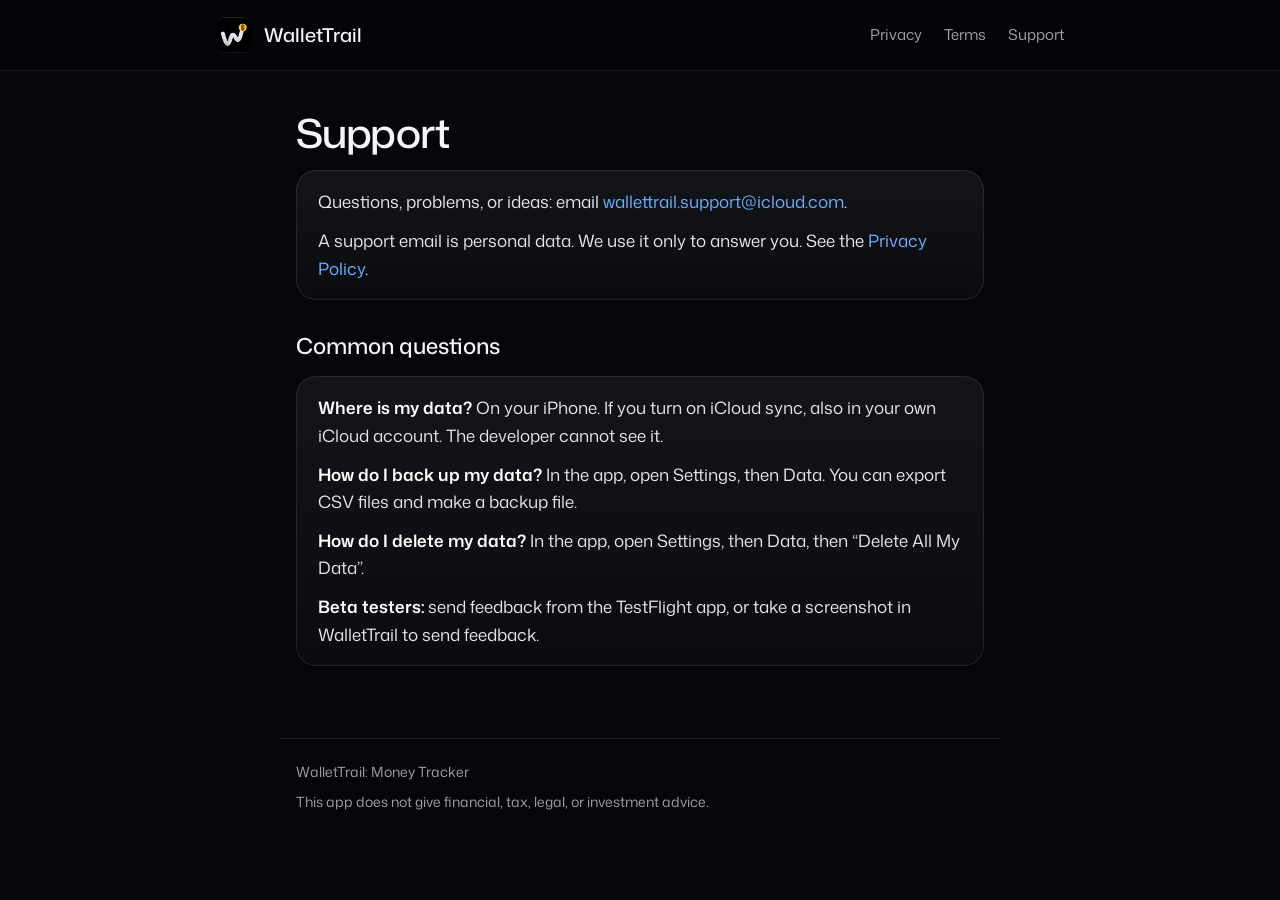
<file: support/index.html>
<!doctype html>
<html lang="en">
  <head>
    <meta charset="utf-8" />
    <meta name="viewport" content="width=device-width, initial-scale=1" />
    <meta name="color-scheme" content="dark" />
    <meta name="theme-color" content="#05060a" />
    <meta name="referrer" content="no-referrer" />
    <meta name="description" content="Get help with WalletTrail: Money Tracker." />
    <link rel="apple-touch-icon" href="../apple-touch-icon.png" />
    <title>Support — WalletTrail</title>
    <link rel="stylesheet" crossorigin href="../assets/index-jFEwWYiS.css">
  </head>
  <body>
    <div id="root"><link rel="preload" as="image" href="../icon-light.png"/><header class="bar"><nav class="nav" aria-label="Main"><a class="brand" href="../"><img src="../icon-light.png" alt="" width="36" height="36"/><span>WalletTrail</span></a><span class="links"><a href="../privacy/">Privacy</a><a href="../terms/">Terms</a><a href="../support/">Support</a></span></nav></header><main class="main"><h1>Support</h1><div class="card prose"><p>Questions, problems, or ideas: email <a href="mailto:wallettrail.support@icloud.com">wallettrail.support@icloud.com</a>.</p><p>A support email is personal data. We use it only to answer you. See the <a href="../privacy/">Privacy Policy</a>.</p></div><h2>Common questions</h2><div class="card prose"><p><strong>Where is my data?</strong> On your iPhone. If you turn on iCloud sync, also in your own iCloud account. The developer cannot see it.</p><p><strong>How do I back up my data?</strong> In the app, open Settings, then Data. You can export CSV files and make a backup file.</p><p><strong>How do I delete my data?</strong> In the app, open Settings, then Data, then “Delete All My Data”.</p><p><strong>Beta testers:</strong> send feedback from the TestFlight app, or take a screenshot in WalletTrail to send feedback.</p></div></main><footer class="footer"><p>WalletTrail: Money Tracker</p><p>This app does not give financial, tax, legal, or investment advice.</p></footer></div>
  </body>
</html>
</file>
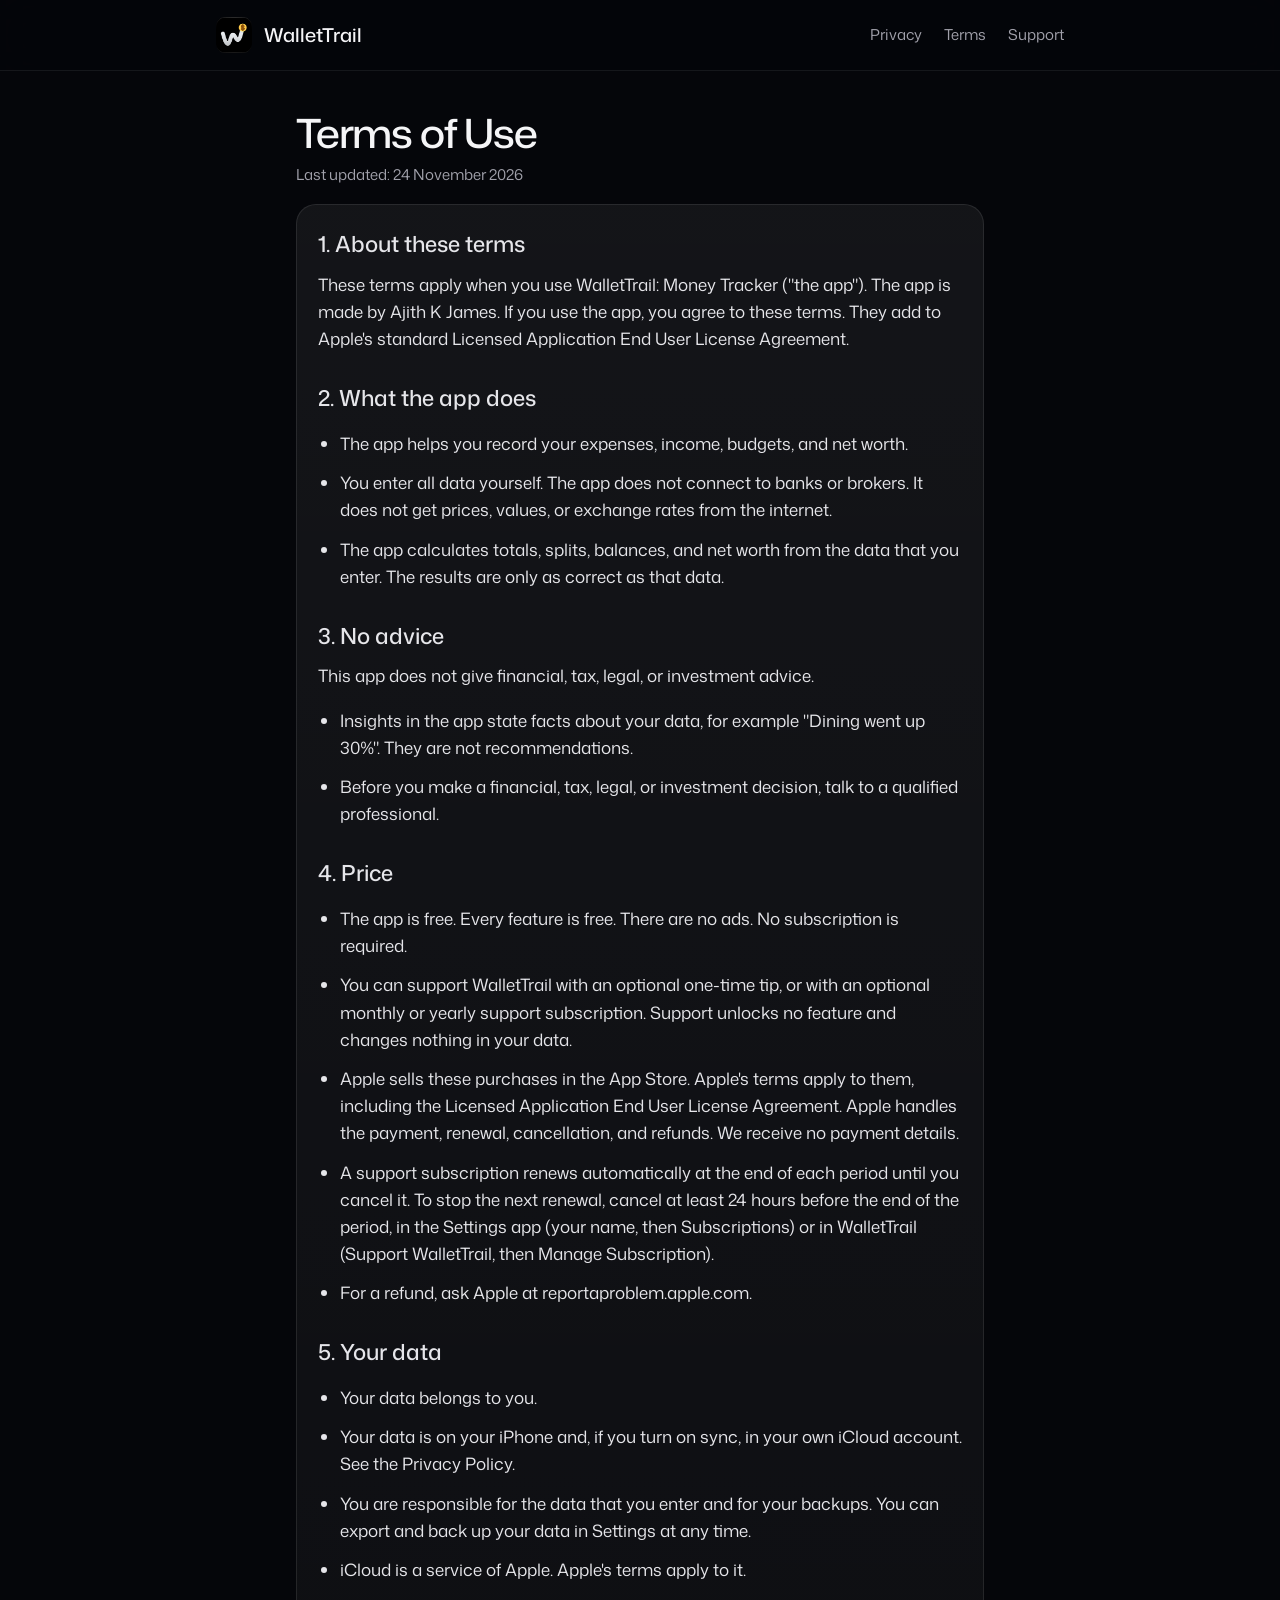
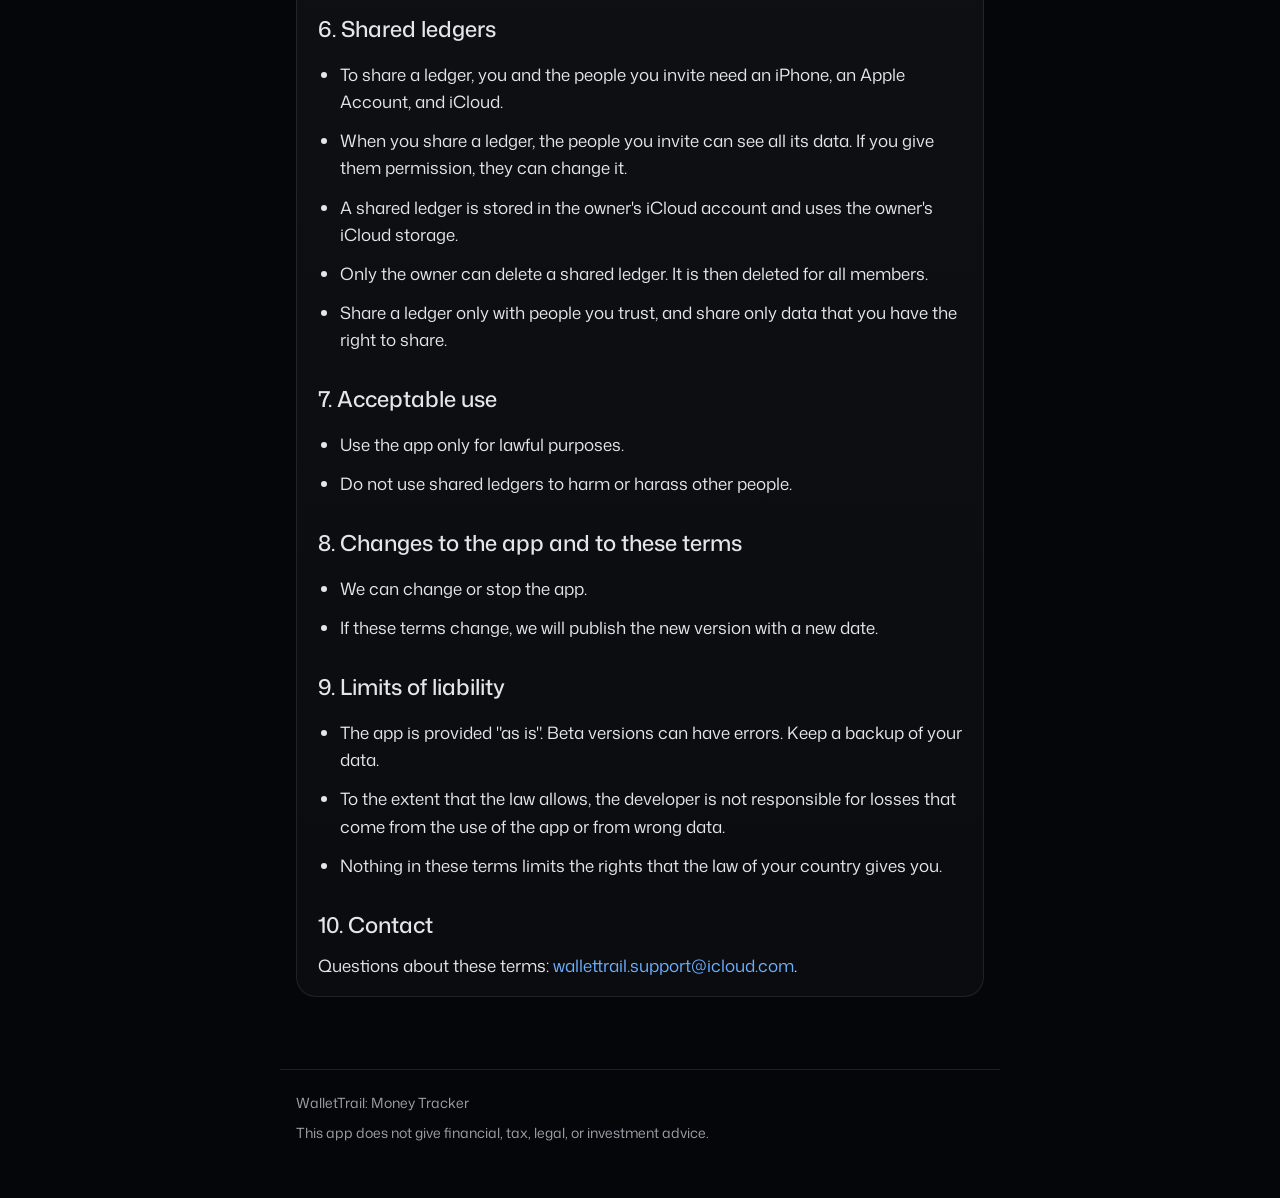
<file: terms/index.html>
<!doctype html>
<html lang="en">
  <head>
    <meta charset="utf-8" />
    <meta name="viewport" content="width=device-width, initial-scale=1" />
    <meta name="color-scheme" content="dark" />
    <meta name="theme-color" content="#05060a" />
    <meta name="referrer" content="no-referrer" />
    <meta name="description" content="The terms of use of WalletTrail: Money Tracker." />
    <link rel="apple-touch-icon" href="../apple-touch-icon.png" />
    <title>Terms of Use — WalletTrail</title>
    <link rel="stylesheet" crossorigin href="../assets/index-jFEwWYiS.css">
  </head>
  <body>
    <div id="root"><link rel="preload" as="image" href="../icon-light.png"/><header class="bar"><nav class="nav" aria-label="Main"><a class="brand" href="../"><img src="../icon-light.png" alt="" width="36" height="36"/><span>WalletTrail</span></a><span class="links"><a href="../privacy/">Privacy</a><a href="../terms/">Terms</a><a href="../support/">Support</a></span></nav></header><main class="main"><h1>Terms of Use</h1><p class="muted">Last updated: 24 November 2026</p><article class="card prose"><h2>1. About these terms</h2><p>These terms apply when you use WalletTrail: Money Tracker (&quot;the app&quot;). The app is made by Ajith K James. If you use the app, you agree to these terms. They add to Apple&#x27;s standard Licensed Application End User License Agreement.</p><h2>2. What the app does</h2><ul><li>The app helps you record your expenses, income, budgets, and net worth.</li><li>You enter all data yourself. The app does not connect to banks or brokers. It does not get prices, values, or exchange rates from the internet.</li><li>The app calculates totals, splits, balances, and net worth from the data that you enter. The results are only as correct as that data.</li></ul><h2>3. No advice</h2><p>This app does not give financial, tax, legal, or investment advice.</p><ul><li>Insights in the app state facts about your data, for example &quot;Dining went up 30%&quot;. They are not recommendations.</li><li>Before you make a financial, tax, legal, or investment decision, talk to a qualified professional.</li></ul><h2>4. Price</h2><ul><li>The app is free. Every feature is free. There are no ads. No subscription is required.</li><li>You can support WalletTrail with an optional one-time tip, or with an optional monthly or yearly support subscription. Support unlocks no feature and changes nothing in your data.</li><li>Apple sells these purchases in the App Store. Apple&#x27;s terms apply to them, including the Licensed Application End User License Agreement. Apple handles the payment, renewal, cancellation, and refunds. We receive no payment details.</li><li>A support subscription renews automatically at the end of each period until you cancel it. To stop the next renewal, cancel at least 24 hours before the end of the period, in the Settings app (your name, then Subscriptions) or in WalletTrail (Support WalletTrail, then Manage Subscription).</li><li>For a refund, ask Apple at reportaproblem.apple.com.</li></ul><h2>5. Your data</h2><ul><li>Your data belongs to you.</li><li>Your data is on your iPhone and, if you turn on sync, in your own iCloud account. See the Privacy Policy.</li><li>You are responsible for the data that you enter and for your backups. You can export and back up your data in Settings at any time.</li><li>iCloud is a service of Apple. Apple&#x27;s terms apply to it.</li></ul><h2>6. Shared ledgers</h2><ul><li>To share a ledger, you and the people you invite need an iPhone, an Apple Account, and iCloud.</li><li>When you share a ledger, the people you invite can see all its data. If you give them permission, they can change it.</li><li>A shared ledger is stored in the owner&#x27;s iCloud account and uses the owner&#x27;s iCloud storage.</li><li>Only the owner can delete a shared ledger. It is then deleted for all members.</li><li>Share a ledger only with people you trust, and share only data that you have the right to share.</li></ul><h2>7. Acceptable use</h2><ul><li>Use the app only for lawful purposes.</li><li>Do not use shared ledgers to harm or harass other people.</li></ul><h2>8. Changes to the app and to these terms</h2><ul><li>We can change or stop the app.</li><li>If these terms change, we will publish the new version with a new date.</li></ul><h2>9. Limits of liability</h2><ul><li>The app is provided &quot;as is&quot;. Beta versions can have errors. Keep a backup of your data.</li><li>To the extent that the law allows, the developer is not responsible for losses that come from the use of the app or from wrong data.</li><li>Nothing in these terms limits the rights that the law of your country gives you.</li></ul><h2>10. Contact</h2><p>Questions about these terms: <a href="mailto:wallettrail.support@icloud.com">wallettrail.support@icloud.com</a>.</p></article></main><footer class="footer"><p>WalletTrail: Money Tracker</p><p>This app does not give financial, tax, legal, or investment advice.</p></footer></div>
  </body>
</html>
</file>
<file: assets/index-jFEwWYiS.css>
@font-face{font-family:Mona Sans Variable;font-style:normal;font-display:swap;font-weight:200 900;font-stretch:75% 125%;src:url(./mona-sans-vietnamese-standard-normal-Rd0aZl9c.woff2)format("woff2-variations");unicode-range:U+102-103,U+110-111,U+128-129,U+168-169,U+1A0-1A1,U+1AF-1B0,U+300-301,U+303-304,U+308-309,U+323,U+329,U+1EA0-1EF9,U+20AB}@font-face{font-family:Mona Sans Variable;font-style:normal;font-display:swap;font-weight:200 900;font-stretch:75% 125%;src:url(./mona-sans-latin-ext-standard-normal-CQ1tG6In.woff2)format("woff2-variations");unicode-range:U+100-2BA,U+2BD-2C5,U+2C7-2CC,U+2CE-2D7,U+2DD-2FF,U+304,U+308,U+329,U+1D00-1DBF,U+1E00-1E9F,U+1EF2-1EFF,U+2020,U+20A0-20AB,U+20AD-20C0,U+2113,U+2C60-2C7F,U+A720-A7FF}@font-face{font-family:Mona Sans Variable;font-style:normal;font-display:swap;font-weight:200 900;font-stretch:75% 125%;src:url(./mona-sans-latin-standard-normal-BMVx8nn_.woff2)format("woff2-variations");unicode-range:U+??,U+131,U+152-153,U+2BB-2BC,U+2C6,U+2DA,U+2DC,U+304,U+308,U+329,U+2000-206F,U+20AC,U+2122,U+2191,U+2193,U+2212,U+2215,U+FEFF,U+FFFD}@font-face{font-family:Geist Mono Variable;font-style:normal;font-display:swap;font-weight:100 900;src:url(./geist-mono-cyrillic-ext-wght-normal-X_5orZeX.woff2)format("woff2-variations");unicode-range:U+460-52F,U+1C80-1C8A,U+20B4,U+2DE0-2DFF,U+A640-A69F,U+FE2E-FE2F}@font-face{font-family:Geist Mono Variable;font-style:normal;font-display:swap;font-weight:100 900;src:url(./geist-mono-cyrillic-wght-normal-DiZS0aHC.woff2)format("woff2-variations");unicode-range:U+301,U+400-45F,U+490-491,U+4B0-4B1,U+2116}@font-face{font-family:Geist Mono Variable;font-style:normal;font-display:swap;font-weight:100 900;src:url(./geist-mono-symbols2-wght-normal-CO5SzqOn.woff2)format("woff2-variations");unicode-range:U+2000-2001,U+2004-2008,U+200A,U+23B8-23BD,U+2500-259F}@font-face{font-family:Geist Mono Variable;font-style:normal;font-display:swap;font-weight:100 900;src:url(./geist-mono-vietnamese-wght-normal-DadHysG0.woff2)format("woff2-variations");unicode-range:U+102-103,U+110-111,U+128-129,U+168-169,U+1A0-1A1,U+1AF-1B0,U+300-301,U+303-304,U+308-309,U+323,U+329,U+1EA0-1EF9,U+20AB}@font-face{font-family:Geist Mono Variable;font-style:normal;font-display:swap;font-weight:100 900;src:url(./geist-mono-latin-ext-wght-normal-Bwz-egvJ.woff2)format("woff2-variations");unicode-range:U+100-2BA,U+2BD-2C5,U+2C7-2CC,U+2CE-2D7,U+2DD-2FF,U+304,U+308,U+329,U+1D00-1DBF,U+1E00-1E9F,U+1EF2-1EFF,U+2020,U+20A0-20AB,U+20AD-20C0,U+2113,U+2C60-2C7F,U+A720-A7FF}@font-face{font-family:Geist Mono Variable;font-style:normal;font-display:swap;font-weight:100 900;src:url(./geist-mono-latin-wght-normal-XN7g48iV.woff2)format("woff2-variations");unicode-range:U+??,U+131,U+152-153,U+2BB-2BC,U+2C6,U+2DA,U+2DC,U+304,U+308,U+329,U+2000-206F,U+20AC,U+2122,U+2191,U+2193,U+2212,U+2215,U+FEFF,U+FFFD}:root{--lightningcss-light: ;--lightningcss-dark:initial;color-scheme:dark;--bg:#05060a;--ink:#f5f5f7;--muted:#a1a1ab;--line:#ffffff17;--blue:#3d9bff;--link:#6bb0ff;--sans:"Mona Sans Variable", -apple-system, BlinkMacSystemFont, "Helvetica Neue", Arial, sans-serif;--mono:"Geist Mono Variable", ui-monospace, "SF Mono", Menlo, monospace}*{box-sizing:border-box}html{-webkit-text-size-adjust:100%}body{background:var(--bg);color:var(--ink);font:16px/26px var(--sans);-webkit-font-smoothing:antialiased;margin:0}a{color:var(--link);text-decoration:none}a:hover{text-decoration:underline}a:focus-visible,button:focus-visible{outline:2px solid var(--blue);outline-offset:3px;border-radius:6px}.sr{clip:rect(0 0 0 0);white-space:nowrap;border:0;width:1px;height:1px;margin:-1px;padding:0;position:absolute;overflow:hidden}.wrap{z-index:1;width:min(100% - 160px,1280px);margin:0 auto;position:relative}.mono{font-family:var(--mono);font-size:13px;line-height:16px}.btn{white-space:nowrap;border-radius:999px;justify-content:center;align-items:center;gap:10px;height:48px;padding:0 26px;font-size:16px;font-weight:500;text-decoration:none;transition:transform .18s,box-shadow .18s,background-color .18s;display:inline-flex}.btn:hover{text-decoration:none;transform:translateY(-1px)}.btn:active{transform:translateY(1px)scale(.98)}a.btn.btn-main{color:#05060a;background:#fff;box-shadow:0 0 0 1px #fff3,0 10px 40px -8px #3d9bffb3}a.btn.btn-main:hover{color:#05060a;box-shadow:0 0 0 1px #fff6,0 14px 50px -6px #3d9bffe6}a.btn-glass{color:var(--ink);-webkit-backdrop-filter:blur(16px);backdrop-filter:blur(16px);background:#ffffff0f;box-shadow:inset 0 0 0 1px #ffffff24}a.btn-glass:hover{color:#fff;background:#ffffff1a}.btn-small{height:40px;padding:0 18px;font-size:15px}.bar{z-index:10;-webkit-backdrop-filter:saturate(160%)blur(20px);backdrop-filter:saturate(160%)blur(20px);background:#05060ac7;border-bottom:1px solid #ffffff12;position:sticky;top:0}.nav{flex-wrap:wrap;justify-content:space-between;align-items:center;gap:16px;max-width:880px;margin:0 auto;padding:12px 16px;display:flex}.brand{color:var(--ink);align-items:center;gap:12px;font-size:19px;font-weight:500;font-stretch:108%;display:inline-flex}.brand:hover{text-decoration:none}.brand img{display:block}.links{gap:22px;font-size:15px;display:inline-flex}.links a{color:var(--muted);padding:10px 0;display:inline-block}.links a:hover{color:#fff}.main{max-width:720px;margin:0 auto;padding:40px 16px 56px}.main h1{letter-spacing:-.03em;margin:0 0 8px;font-size:40px;font-weight:500;font-stretch:110%;line-height:1.08}.main h2{margin:32px 0 8px;font-size:22px;font-weight:500;line-height:1.3}.muted{color:var(--muted);margin:0 0 16px;font-size:15px}.card{background:linear-gradient(#ffffff0f,#ffffff06);border-radius:20px;margin:16px 0;padding:6px 22px;box-shadow:inset 0 0 0 1px #ffffff17}.prose{color:#e6e6ea;font-size:17px;line-height:1.6}.prose p,.prose li{margin:12px 0}.prose h2:first-child{margin-top:20px}.prose strong{color:#fff;font-weight:600}.prose ul{padding-left:22px}.footer{max-width:720px;color:var(--muted);border-top:1px solid #ffffff1a;margin:0 auto;padding:16px 16px 48px;font-size:14px}.footer p{margin:4px 0}.lp{overflow:hidden}.lp a{color:var(--ink)}.lp a:hover{color:#fff;text-decoration:none}.lp.still *,.lp.still :before,.lp.still :after{animation-play-state:paused!important}.lp .grid{grid-template-columns:repeat(12,minmax(0,1fr));column-gap:24px;display:grid}.sec{padding:128px 0 112px;position:relative}.h1,.h2,.h3{text-wrap:balance;margin:0;font-weight:500}.h1{letter-spacing:-.05em;font-size:80px;font-stretch:114%;line-height:.98}.h2{letter-spacing:-.04em;font-size:56px;font-stretch:110%;line-height:1.02}.h3{letter-spacing:-.01em;font-size:20px;font-stretch:104%;line-height:28px}.lead{color:var(--muted);margin:0;font-size:20px;line-height:30px}.intro{color:var(--muted);max-width:54ch;margin:20px 0 0;font-size:18px;line-height:28px}.dim{color:var(--muted)}.grad{background:linear-gradient(92deg,#fad2a5 0%,#f5c0ce 35%,#bcd3fb 70%,#6bb0ff 100%);color:#0000;-webkit-background-clip:text;background-clip:text}.eyebrow{color:var(--blue);margin:0 0 18px}.top{z-index:5;border-bottom:1px solid #ffffff12;height:72px;position:relative}.top .wrap{justify-content:space-between;align-items:center;gap:24px;height:72px;display:flex}.top-brand{align-items:center;gap:12px;display:flex}.top-brand img{width:40px;height:40px;display:block}.top-brand span{letter-spacing:-.015em;font-size:21px;font-weight:500;font-stretch:108%}.nav-links{gap:32px;font-size:15px;display:flex}.lp .nav-links a{color:var(--muted)}.lp .nav-links a:hover{color:#fff}.glass{-webkit-backdrop-filter:blur(24px);backdrop-filter:blur(24px);background:linear-gradient(#ffffff12,#ffffff05);border-radius:28px;transition:box-shadow .25s;position:relative;overflow:hidden;box-shadow:inset 0 0 0 1px #ffffff17,inset 0 1px #ffffff1f}.glass:hover{box-shadow:inset 0 0 0 1px #ffffff38,inset 0 1px #fff3}.glass p{color:var(--muted);margin:8px 0 0}.inset{background:#ffffff0f;border-radius:18px;box-shadow:inset 0 0 0 1px #ffffff14}.chip{-webkit-backdrop-filter:blur(18px);backdrop-filter:blur(18px);white-space:nowrap;background:#12131ab8;border-radius:18px;align-items:center;gap:10px;padding:12px 16px;font-size:15px;line-height:20px;animation:3.6s ease-in-out infinite bob;display:flex;position:absolute;box-shadow:inset 0 0 0 1px #ffffff24,0 20px 40px -20px #000c}.chip small{color:var(--muted);font-size:12px;line-height:16px;display:block}.chip b{margin-left:10px;font-weight:500}.sq{border-radius:9px;flex:none;justify-content:center;align-items:center;width:30px;height:30px;font-size:14px;font-weight:600;display:flex}.sq.round{border-radius:50%}.sq svg{width:17px;height:17px}@keyframes bob{0%,to{transform:translateY(0)}50%{transform:translateY(-10px)}}.phone{background:#0b0b0c;border-radius:15.5%/7.1%;padding:2.9%;position:relative;box-shadow:0 0 0 1.5px #34343a,0 50px 90px -30px #000000e6,0 0 90px -16px #3d9bff73}.phone img{border-radius:13.4%/6.15%;width:100%;height:auto;display:block}.scan{pointer-events:none;border-radius:13.4%/6.15%;position:absolute;inset:2.9%;overflow:hidden}.scan:after{content:"";background:linear-gradient(#6bb0ff00,#6bb0ff38 80%,#bedcff99);height:22%;animation:4s cubic-bezier(.4,0,.2,1) infinite scan;position:absolute;left:0;right:0}@keyframes scan{0%{transform:translateY(-110%)}to{transform:translateY(520%)}}.fade-b{-webkit-mask-image:linear-gradient(#000 66%,#0000);mask-image:linear-gradient(#000 66%,#0000)}.gridlines{pointer-events:none;background-image:linear-gradient(#ffffff0d 1px,#0000 1px),linear-gradient(90deg,#ffffff0d 1px,#0000 1px);background-size:64px 64px;position:absolute;inset:0;-webkit-mask-image:radial-gradient(70% 60% at 50% 30%,#000 10%,#0000 75%);mask-image:radial-gradient(70% 60% at 50% 30%,#000 10%,#0000 75%)}.aurora{pointer-events:none;filter:blur(70px);opacity:.7;height:900px;position:absolute;inset:-20% -10% auto}.aurora i{border-radius:50%;animation:18s ease-in-out infinite alternate drift;display:block;position:absolute}.aurora .a1{opacity:.5;background:#fad2a5;width:520px;height:380px;top:16%;left:6%}.aurora .a2{opacity:.45;background:#f5c0ce;width:620px;height:420px;animation-delay:-6s;top:2%;left:34%}.aurora .a3{opacity:.55;background:#bcd3fb;width:560px;height:420px;animation-delay:-11s;top:14%;left:60%}.aurora .a4{opacity:.6;background:#0a84ff;width:560px;height:340px;animation-delay:-3s;top:52%;left:38%}@keyframes drift{0%{transform:translate(-5%)scale(1)}to{transform:translate(5%,6%)scale(1.12)}}.spin{transform-origin:50%;animation:60s linear infinite spin}.spin-r{transform-origin:50%;animation:90s linear infinite reverse spin}@keyframes spin{to{transform:rotate(360deg)}}.rise{animation:.9s cubic-bezier(.2,.7,.2,1) both rise}.d1{animation-delay:80ms}.d2{animation-delay:.16s}.d3{animation-delay:.24s}@keyframes rise{0%{opacity:0;transform:translateY(18px)}to{opacity:1;transform:none}}.pulse{stroke-dasharray:6 10;animation:1.6s linear infinite pulse}@keyframes pulse{to{stroke-dashoffset:-32px}}.draw{stroke-dasharray:520;animation:4s cubic-bezier(.4,0,.2,1) infinite draw}@keyframes draw{0%{stroke-dashoffset:520px}55%,to{stroke-dashoffset:0}}.ring{animation:4s cubic-bezier(.4,0,.2,1) infinite ring}@keyframes ring{0%{stroke-dasharray:0 100}55%,to{stroke-dasharray:80 100}}.drop{animation:4s cubic-bezier(.2,.8,.2,1) infinite drop}@keyframes drop{0%{opacity:0;transform:translateY(-130%)}14%,78%{opacity:1;transform:none}to{opacity:0;transform:translateY(-8px)}}.type{white-space:nowrap;vertical-align:bottom;border-right:2px solid #6bb0ff;animation:4s steps(40,end) infinite type,.8s step-end infinite caret;display:inline-block;overflow:hidden}@keyframes type{0%{max-width:0}60%,to{max-width:100%}}@keyframes caret{50%{border-color:#0000}}.fill{transform-origin:0;height:100%;animation:3.6s cubic-bezier(.4,0,.2,1) infinite fill;display:block}@keyframes fill{0%{transform:scaleX(0)}55%,to{transform:scaleX(1)}}.glow-dot{animation:2.4s ease-in-out infinite glow}@keyframes glow{0%,to{opacity:.5;r:5}50%{opacity:1;r:8}}.hero{height:clamp(620px,100svh - 72px,828px);position:relative;overflow:hidden}.orbits{pointer-events:none;width:1200px;height:1200px;margin-left:-600px;position:absolute;top:430px;left:50%}.hero-top{text-align:center;flex-direction:column;align-items:center;padding-top:56px;display:flex}.pill{-webkit-backdrop-filter:blur(12px);backdrop-filter:blur(12px);background:#05060a8c;border-radius:999px;align-items:center;gap:10px;height:32px;padding:0 14px 0 6px;font-size:14px;display:inline-flex;box-shadow:inset 0 0 0 1px #ffffff29}.pill .mono{color:#05060a;background:#fff;border-radius:999px;padding:4px 8px;font-size:12px;line-height:12px}.hero .h1{max-width:15ch;margin-top:22px}.hero .lead{max-width:50ch;margin-top:20px}.hero-btns{gap:12px;margin-top:28px;display:flex}.hero-stage{height:380px;margin-top:40px}.hero-phone{width:300px;margin-left:-150px;position:absolute;top:0;left:50%}.chip-g{top:40px;left:150px}.chip-b{animation-delay:-1.2s;top:196px;left:70px}.chip-e{animation-delay:-2s;top:60px;right:140px}.chip-n{animation-delay:-.6s;top:214px;right:60px}.bar-mini{background:#ffffff24;border-radius:3px;width:70px;height:6px;margin-left:6px;overflow:hidden}.bar-mini .fill{background:linear-gradient(90deg,#0a84ff,#ff9f0a)}.motion{z-index:3;position:absolute;bottom:20px;right:24px}.ctl{height:44px;color:var(--ink);font:500 14px/1 var(--sans);cursor:pointer;background:#ffffff0f;border:0;border-radius:999px;align-items:center;gap:8px;padding:0 18px;display:inline-flex;box-shadow:inset 0 0 0 1px #ffffff24}.ctl:hover{background:#ffffff1f}.ctl svg{width:14px;height:14px}.sec-glow{pointer-events:none;background:radial-gradient(closest-side,#0a84ff2e,#0000);width:900px;height:500px;position:absolute;top:0;left:50%;transform:translate(-50%)}.bento{row-gap:24px;margin-top:56px}.b-budget{background:radial-gradient(70% 60% at 50% 100%,#4f46e566,#0000 70%),linear-gradient(#ffffff12,#ffffff05);grid-area:span 2/1/auto/span 7;height:588px;padding:36px 36px 0}.b-budget p{max-width:40ch}.bb-phone{width:340px;position:absolute;bottom:-250px;left:50%;transform:translate(-50%)}.ring-card{-webkit-backdrop-filter:blur(16px);backdrop-filter:blur(16px);background:#12131abf;border-radius:20px;width:170px;padding:16px;position:absolute;bottom:40px;left:36px;box-shadow:inset 0 0 0 1px #ffffff24}.ring-card svg{width:72px;height:72px}.b-insight{grid-column:8/span 5;height:282px;padding:32px}.b-insight .inset{margin-top:22px;padding:16px 18px}.b-insight .inset .mono{color:var(--link)}.b-insight .inset div+div{margin-top:6px;font-size:17px;line-height:24px}.b-checkin{background:radial-gradient(80% 90% at 70% 0,#3b4d8fb3,#0c133099 60%,#3a2a558c);grid-column:8/span 5;height:282px;padding:24px 28px}.clock-row{justify-content:space-between;align-items:baseline;display:flex}.clock{letter-spacing:-.03em;font-size:44px;font-weight:500;font-stretch:112%;line-height:1}.note{-webkit-backdrop-filter:blur(20px);backdrop-filter:blur(20px);background:#f5f5fa29;border-radius:20px;margin-top:18px;padding:14px 16px;box-shadow:inset 0 0 0 1px #ffffff24}.note-head{color:#fffc;align-items:center;gap:8px;font-size:13px;display:flex}.note-head span:last-child{color:#fff9;margin-left:auto}.note-title{margin-top:8px;font-size:16px;font-weight:600;line-height:21px}.note-body{color:#ffffffd9;margin-top:2px;font-size:14px;line-height:20px}.b-checkin .glass-foot{color:#ffffffb3;margin:16px 0 0}.b-small{flex-direction:column;height:300px;padding:32px;display:flex}.b-nw{grid-column:1/span 4}.b-siri{grid-column:5/span 4}.b-siri p{margin-top:6px;font-size:15px;line-height:22px}.b-fi{grid-column:9/span 4}.b-small>svg{width:100%;margin-top:auto;overflow:visible}.siri{background:linear-gradient(#121320,#07080d);border-radius:26px 26px 0 0;height:150px;margin:auto -32px -32px;position:relative;overflow:hidden;box-shadow:inset 0 0 0 1px #ffffff14}.isl{z-index:2;background:#000;border-radius:999px;width:92px;height:26px;margin-left:-46px;animation:7s cubic-bezier(.3,.7,.2,1) infinite isl;position:absolute;top:10px;left:50%;overflow:hidden}.isl:before{content:"";filter:blur(7px);opacity:0;background:linear-gradient(90deg,#f7a1c4,#8b6cf0,#1f3a8f,#ffa46b,#f7a1c4,#8b6cf0) 0 0/200% 100%;animation:2.2s linear infinite flow,7s infinite islc;position:absolute;inset:-8px -20px}.isl:after{content:"";filter:blur(4px);background:#000;border-radius:999px;position:absolute;inset:5px 18px}@keyframes isl{0%,6%{width:92px;box-shadow:none;margin-left:-46px}14%,86%{width:196px;margin-left:-98px;box-shadow:0 0 16px 1px #8b6cf080,0 0 34px 6px #f7a1c42e}96%,to{width:92px;box-shadow:none;margin-left:-46px}}@keyframes islc{0%,6%{opacity:0}14%,86%{opacity:.95}96%,to{opacity:0}}@keyframes flow{to{background-position:200% 0}}.sp{-webkit-backdrop-filter:blur(20px);backdrop-filter:blur(20px);transform-origin:50% 0;background:#1c1c26a8;border-radius:22px;flex-direction:column;gap:6px;padding:10px 12px;font-size:14px;line-height:18px;animation:7s cubic-bezier(.3,.7,.2,1) infinite panel;display:flex;position:absolute;top:44px;left:12px;right:12px;box-shadow:inset 0 0 0 1px #ffffff1f,0 10px 30px -10px #000c}@keyframes panel{0%,12%{opacity:0;transform:translateY(-16px)scale(.55,.3)}20%,86%{opacity:1;transform:none}96%,to{opacity:0;transform:translateY(-12px)scale(.8,.6)}}.s1{color:#c9c9d1;animation:7s infinite s1}.s2{animation:7s infinite s2}.s2 span{color:#f7a1c4}.s3{background:#ffffff17;border-radius:12px;align-items:center;gap:10px;padding:7px 10px;animation:7s infinite s3;display:flex}.s3 span:last-child{color:var(--link);margin-left:auto;font-size:13px}@keyframes s1{0%,20%{opacity:0;transform:translateY(5px)}26%,86%{opacity:1;transform:none}96%,to{opacity:0}}@keyframes s2{0%,38%{opacity:0;transform:translateY(5px)}44%,86%{opacity:1;transform:none}96%,to{opacity:0}}@keyframes s3{0%,56%{opacity:0;transform:translateY(5px)scale(.98)}62%,86%{opacity:1;transform:none}96%,to{opacity:0}}.tour{background:radial-gradient(50% 60% at 75%,#8b6cf029,#0000 70%),linear-gradient(#05060a,#0b0c12 50%,#05060a)}.tour-grid{align-items:center;margin-top:48px}.tablist{grid-column:1/span 5;gap:6px;display:grid}.tab{text-align:left;width:100%;color:var(--muted);cursor:pointer;font:inherit;background:0 0;border:0;border-radius:20px;gap:6px;padding:18px 22px;transition:background-color .25s,box-shadow .25s;display:grid}.tab:hover{background:#ffffff0a}.tab-title{color:#8e8e98;align-items:center;gap:12px;font-size:20px;font-weight:500;font-stretch:104%;line-height:28px;transition:color .25s;display:flex}.tab-dot{background:#ffffff40;border-radius:50%;flex:none;width:8px;height:8px;transition:background-color .25s,box-shadow .25s}.tab-line{padding-left:20px;font-size:16px;line-height:24px;display:none}.tab.on{background:linear-gradient(#ffffff14,#ffffff08);box-shadow:inset 0 0 0 1px #ffffff1f,inset 0 1px #ffffff24}.tab.on .tab-title{color:#fff}.tab.on .tab-dot{background:#f7a1c4;box-shadow:0 0 10px 2px #f7a1c4cc}.tab.on .tab-line{display:block}.tour-line{display:none}.tour-stage{grid-column:7/span 6;justify-content:center;padding:24px 0;display:flex;position:relative}.tour-glow{filter:blur(60px);background:conic-gradient(#f7a1c459,#8b6cf059,#1f3a8f59,#ffa46b4d,#f7a1c459);border-radius:50%;width:520px;height:520px;margin:-260px 0 0 -260px;position:absolute;top:50%;left:50%}.tour-ring{width:600px;height:600px;margin:-300px 0 0 -300px;position:absolute;top:50%;left:50%}.tour-phone{width:320px}.stack{aspect-ratio:1206/2622;position:relative}.stack img{object-fit:cover;opacity:0;filter:blur(6px);width:100%;height:100%;transition:opacity .5s,transform .6s cubic-bezier(.2,.7,.2,1),filter .5s;position:absolute;inset:0;transform:scale(1.04)}.stack img.on{opacity:1;filter:none;transform:none}.share-text{grid-column:1/span 5;padding-top:24px}.rows{margin:36px 0 0;padding:0;list-style:none}.rows li{border-top:1px solid var(--line);grid-template-columns:28px minmax(0,1fr);column-gap:16px;padding:18px 0;display:grid}.rows svg{width:22px;height:22px;color:var(--blue);margin-top:3px}.rows strong{font-size:17px;font-weight:500;line-height:26px;display:block}.rows span{color:var(--muted)}.share-stage{background:radial-gradient(80% 60% at 50% 0,#6d28d980,#05060a00 70%),linear-gradient(#ffffff0f,#ffffff03);grid-column:7/span 6;height:660px}.share-lines{width:100%;height:100%;position:absolute;inset:0}.share-lines path{filter:drop-shadow(0 0 4px #b794f6)}.share-phone{width:280px;margin-left:-140px;position:absolute;top:48px;left:50%}.share-phone .phone{box-shadow:0 0 0 1.5px #34343a,0 0 100px -10px #b794f699}.chip-s1{top:500px;left:24px}.chip-s2{animation-delay:-1.6s;top:500px;right:24px}.share-note{text-align:center;color:var(--muted);position:absolute;bottom:28px;left:0;right:0}.privacy{background:radial-gradient(60% 50% at 50% 60%,#0a84ff1f,#0000 70%)}.diagram{grid-template-columns:1fr 120px 1fr 120px 1fr;align-items:center;margin-top:56px;display:grid}.node{text-align:center;padding:28px}.node svg{width:32px;height:32px}.node .h3{margin-top:8px}.node .mono{color:var(--muted);margin-top:4px}.node-1{box-shadow:inset 0 0 0 1px #ffffff24,0 0 60px -20px #ffffff59}.node-2{box-shadow:inset 0 0 0 1px #3d9bff59,0 0 70px -20px #3d9bff99}.node-3{box-shadow:inset 0 0 0 1px #b794f659,0 0 70px -20px #b794f68c}.wire{width:100%;height:20px}.none-pill{justify-content:center;margin-top:28px;display:flex}.none-pill span{color:var(--muted);border-radius:999px;align-items:center;gap:10px;padding:10px 16px;display:inline-flex;box-shadow:inset 0 0 0 1px #ffffff1f}.none-pill svg{width:16px;height:16px}.facts{margin-top:56px}.facts>div{border-top:1px solid #ffffff1f;grid-column:span 4;padding-top:20px}.facts strong{font-size:17px;font-weight:500}.facts p{color:var(--muted);margin:6px 0 0}.price-grid{row-gap:24px;margin-top:56px}.p-free{flex-direction:column;grid-column:1/span 5;min-height:430px;padding:40px;display:flex}.p-free .big{letter-spacing:-.05em;margin-top:28px;font-size:96px;font-weight:500;font-stretch:116%;line-height:1}.p-free p{margin-top:18px}.p-free ul{gap:10px;margin:auto 0 0;padding:24px 0 0;font-size:15px;list-style:none;display:grid}.p-free li{gap:10px;display:flex}.p-free li span{color:var(--blue)}.p-support{background:radial-gradient(70% 60% at 100% 0,#fad2a538,#0000 60%),radial-gradient(60% 60% at 0 100%,#f5c0ce29,#0000 60%),linear-gradient(#ffffff12,#ffffff05);flex-direction:column;grid-column:6/span 7;min-height:430px;padding:40px;display:flex}.tips{grid-template-columns:repeat(3,minmax(0,1fr));gap:16px;margin-top:28px;display:grid}.tips>div{padding:20px}.tipn{letter-spacing:-.03em;white-space:nowrap;font-size:40px;font-weight:500;font-stretch:110%;line-height:1}.tips small{color:var(--muted);margin-top:10px;font-size:14px;line-height:20px;display:block}.p-support .plans{color:var(--ink);margin:28px 0 0;font-size:17px}.p-support .plans+p{margin-top:6px}.alt-icons{gap:14px;margin-top:auto;padding-top:28px;display:flex}.alt-icons img{width:60px;height:60px}.roll{vertical-align:-.08em;height:1em;line-height:1;display:inline-block;overflow:hidden}.roll i{flex-direction:column;font-style:normal;animation:1.6s cubic-bezier(.2,.7,.2,1) .4s both roll;display:flex}.roll i b{height:1em;font-weight:inherit;display:block}@keyframes roll{0%{transform:translateY(0)}to{transform:translateY(calc(1em - 100%))}}.faq{grid-template-columns:repeat(2,minmax(0,1fr));column-gap:24px;margin-top:56px;display:grid}.faq div{border-top:1px solid var(--line);padding:24px 0 28px}.faq h3{margin:0 0 8px;font-size:18px;font-weight:500;line-height:26px}.faq p{color:var(--muted);max-width:52ch;margin:0}.close{background:radial-gradient(80% 70% at 50% 110%,#0a84ff59,#f5c0ce1f 45%,#05060a00 75%),#05060a;padding:128px 0 48px;position:relative;overflow:hidden}.close .gridlines{-webkit-mask-image:radial-gradient(70% 60% at 50% 90%,#000 10%,#0000 75%);mask-image:radial-gradient(70% 60% at 50% 90%,#000 10%,#0000 75%)}.close-head{flex-wrap:wrap;justify-content:space-between;align-items:flex-end;gap:32px;display:flex}.close-head .intro{margin-top:16px}.btn-big{height:56px;padding:0 32px;font-size:17px}.word{letter-spacing:-.06em;white-space:nowrap;background:linear-gradient(#fff 0%,#ffffff8c 55%,#ffffff0a 100%);color:#0000;-webkit-background-clip:text;background-clip:text;margin:80px 0 0;font-size:232px;font-weight:500;font-stretch:120%;line-height:.9}.foot-cols{border-top:1px solid #ffffff1f;grid-template-columns:repeat(auto-fit,minmax(180px,1fr));gap:24px;margin-top:56px;padding-top:32px;font-size:15px;display:grid}.foot-cols h3{margin:0 0 10px;font-size:15px;font-weight:500}.lp .foot-cols a{color:var(--muted);line-height:30px;display:block}.lp .foot-cols a:hover{color:#fff}.legal-row{color:var(--muted);flex-wrap:wrap;justify-content:space-between;gap:12px;margin-top:40px;font-size:14px;display:flex}.pill-short,.actionbar{display:none}@media (prefers-reduced-motion:reduce){.lp *,.lp :before,.lp :after{transition:none!important;animation:none!important}.roll i{transform:translateY(calc(1em - 100%))}.type{max-width:100%}}@media (width<=1023px){.wrap{width:min(100% - 96px,1280px)}.lp .grid{grid-template-columns:minmax(0,1fr);row-gap:24px}.lp .grid>*{grid-area:auto/1/auto/-1!important}.h1{font-size:60px}.h2{font-size:44px}.hide-m{display:none!important}.faq{grid-template-columns:minmax(0,1fr)}.word{font-size:19vw}}@media (width>=1024px) and (height<=880px){.sec{padding:104px 0 88px}.hero-top{padding-top:28px}.hero .h1{margin-top:16px;font-size:66px}.hero .lead{margin-top:14px;font-size:18px;line-height:27px}.hero-btns{margin-top:22px}.hero-stage{margin-top:26px}.chip-g{top:8px}.chip-b{top:104px}.chip-e{top:20px}.chip-n{top:118px}.tour-phone{width:256px}.tour-grid{margin-top:24px}.tour-stage{padding:0}.tab{padding:14px 20px}.share-stage{height:600px}}@media (width>=640px) and (width<=1023px){.tab-hide{display:none!important}}@media (width<=639px){.wrap{width:calc(100% - 48px)}.sec{padding:88px 0 72px}.h1{font-size:44px;line-height:1.02}.h2{font-size:34px}.lead{font-size:17px;line-height:25px}.hero-btns{flex-direction:column;align-items:stretch;width:100%}.nav-links{display:none!important}.pill-long{display:none}.pill-short{display:inline}.chip{border-radius:15px;gap:8px;padding:9px 12px;font-size:13px;line-height:17px}.chip small{font-size:11px;line-height:14px}.chip .sq{border-radius:7px;width:24px;height:24px}.chip-g{top:96px;left:-8px}.chip-e{top:196px;left:auto;right:-8px}.ctl{justify-content:center;width:44px;padding:0}.motion{bottom:16px;left:16px;right:auto}.ctl-label{display:none}.b-budget{height:500px}.bb-phone{width:250px;bottom:-260px}.tablist{grid-template-columns:repeat(2,minmax(0,1fr));gap:8px}.tab{border-radius:16px;align-content:center;min-height:56px;padding:12px 14px}.tab-title{gap:8px;font-size:15px;line-height:20px}.tab-dot{width:6px;height:6px}.tab.on .tab-line{display:none}.tour-line{color:#c9c9d1;min-height:48px;margin:16px 0 0;font-size:16px;line-height:24px;display:block}.tour-phone{width:270px}.share-stage{flex-direction:column;align-items:center;gap:10px;height:auto;padding:36px 16px 24px;display:flex}.share-stage>*{margin:0;position:relative;inset:auto}.share-stage>.share-lines{display:none}.share-phone{width:250px;margin-bottom:-90px}.diagram{grid-template-columns:minmax(0,1fr);justify-items:stretch}.wire{width:44px;height:20px;margin:12px auto;transform:rotate(90deg)}.node{text-align:left;grid-template-columns:36px minmax(0,1fr);align-items:center;column-gap:14px;padding:16px 18px;display:grid}.node svg{grid-row:span 2;width:28px;height:28px}.node .h3{margin:0;font-size:18px}.node .mono{margin:2px 0 0}.p-support{padding:24px}.tips{gap:8px}.tips>div{border-radius:14px;padding:14px 10px}.tipn{font-size:22px}.tips small{margin-top:8px;font-size:12px;line-height:16px}.foot-cols{grid-template-columns:repeat(2,minmax(0,1fr))}.close{padding-bottom:120px}.actionbar{z-index:50;-webkit-backdrop-filter:blur(24px)saturate(160%);backdrop-filter:blur(24px)saturate(160%);background:#12131ab8;border-radius:24px;align-items:center;gap:12px;padding:10px 10px 10px 12px;display:flex;position:fixed;bottom:12px;left:12px;right:12px;box-shadow:inset 0 0 0 1px #ffffff24,0 20px 40px -10px #000000d9}.actionbar>span{min-width:0}.actionbar b{font-size:15px;font-weight:500;line-height:20px;display:block}.actionbar small{color:var(--muted);white-space:nowrap;text-overflow:ellipsis;font-size:12px;line-height:16px;display:block;overflow:hidden}.actionbar .btn{flex:none;height:44px;margin-left:auto;padding:0 16px;font-size:15px}@supports (animation-timeline:scroll()){.actionbar{animation:linear both barIn;animation-timeline:scroll(root);animation-range:560px 720px}}.lp.still .actionbar{animation-play-state:running!important}.main h1{font-size:32px}}@keyframes barIn{0%{opacity:0;transform:translateY(130%)}to{opacity:1;transform:none}}
</file>
